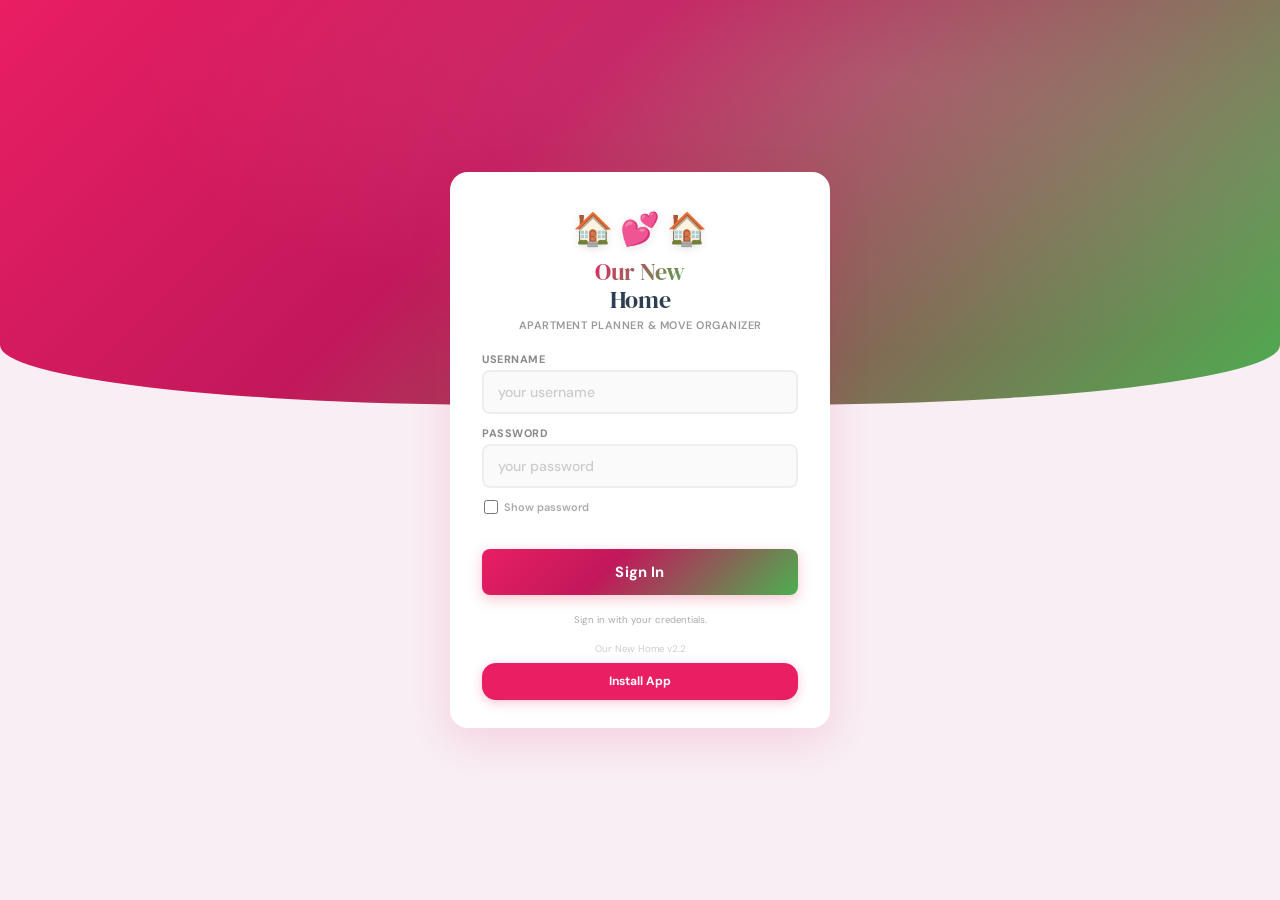
<file: home/index.html>
<!DOCTYPE html>
<html lang="en">
<head>
<meta charset="UTF-8">
<meta name="viewport" content="width=device-width,initial-scale=1.0">
<title>🏠 Our New Home</title>
<meta name="theme-color" content="#e91e63">
<meta name="apple-mobile-web-app-capable" content="yes">
<meta name="apple-mobile-web-app-status-bar-style" content="default">
<meta name="apple-mobile-web-app-title" content="Our New Home">
<link rel="manifest" href="manifest.webmanifest">
<link rel="icon" href="icons/icon.svg" type="image/svg+xml">
<link rel="apple-touch-icon" href="icons/apple-touch-icon.png">
<link rel="preconnect" href="https://fonts.googleapis.com">
<link rel="preconnect" href="https://fonts.gstatic.com" crossorigin>
<link href="https://fonts.googleapis.com/css2?family=DM+Sans:opsz,wght@9..40,300;9..40,500;9..40,700&family=DM+Serif+Display&display=swap" rel="stylesheet">
<link rel="stylesheet" href="css/styles.css">
</head>
<body class="auth-shell-open">

<!-- ═══ LOGIN SCREEN ═══ -->
<div class="login-bg" id="loginBg">
<div class="login-card">
  <div class="login-brand">
    <div class="login-emoji">🏠 💕 🏠</div>
    <div class="login-title"><span>Our New</span><br>Home</div>
    <div class="login-sub">Apartment Planner & Move Organizer</div>
  </div>
  <div class="login-form">
    <div class="login-field">
      <label for="auth-email">Username</label>
      <input type="text" id="auth-email" placeholder="your username" autocomplete="username" onkeydown="if(event.key==='Enter')document.getElementById('auth-password').focus()">
    </div>
    <div class="login-field">
      <label for="auth-password">Password</label>
      <input type="password" id="auth-password" placeholder="your password" autocomplete="current-password" onkeydown="if(event.key==='Enter')doLogin()">
    </div>
    <div class="login-options">
      <div class="login-show-pwd">
        <input type="checkbox" id="loginShowPwd" onchange="document.getElementById('auth-password').type=this.checked?'text':'password'">
        <label for="loginShowPwd">Show password</label>
      </div>
    </div>
    <div class="login-err" id="auth-feedback"></div>
    <button class="login-btn" id="auth-sign-in-btn" onclick="doLogin()">Sign In</button>
    <div id="auth-status-note" style="font-size:.6rem;color:#aaa;text-align:center;margin-top:6px">Checking session...</div>
  </div>
  <div class="login-footer">
    Our New Home v2.2
    <button class="btn pri full" id="auth-install-btn" hidden style="margin-top:8px">Install App</button>
  </div>
</div>
</div>

<!-- ═══ NEW PASSWORD FORM ═══ -->
<div class="login-bg hidden" id="newPwdBg">
<div class="login-card">
  <div class="login-brand">
    <div class="login-emoji">🔐</div>
    <div class="login-title"><span>Set New</span><br>Password</div>
    <div class="login-sub">First login — choose a permanent password</div>
  </div>
  <div class="login-form">
    <div class="login-field">
      <label for="auth-new-password">New password</label>
      <input type="password" id="auth-new-password" placeholder="min 8 characters" autocomplete="new-password">
    </div>
    <div class="login-field">
      <label for="auth-new-password-confirm">Repeat password</label>
      <input type="password" id="auth-new-password-confirm" placeholder="repeat password" autocomplete="new-password" onkeydown="if(event.key==='Enter')doNewPassword()">
    </div>
    <div class="login-err" id="newpwd-feedback"></div>
    <button class="login-btn" onclick="doNewPassword()">Set Password</button>
  </div>
</div>
</div>

<!-- ═══ LOADING OVERLAY ═══ -->
<div id="loadingOverlay" class="hidden">
  <div class="lo-orb lo-orb1"></div>
  <div class="lo-orb lo-orb2"></div>
  <div class="lo-orb lo-orb3"></div>
  <div class="lo-stars" id="loStars"></div>
  <div class="lo-particles" id="loParticles"></div>
  <div class="lo-content">
    <div class="lo-rocket">🏠</div>
    <div class="lo-title">Our New Home</div>
    <div class="lo-sub">Loading your planner...</div>
    <div class="lo-bar-wrap"><div class="lo-bar"></div></div>
    <div class="lo-dots"><div class="lo-dot"></div><div class="lo-dot"></div><div class="lo-dot"></div></div>
    <div class="lo-msg" id="loMsg">Connecting to cloud...</div>
  </div>
</div>

<div id="app-shell" class="app-shell" hidden aria-hidden="true">

<div class="hdr">
  <div class="hdr-icon">🏠 💕 🏠</div>
  <h1>Our New Home</h1>
  <div class="hdr-sub" id="hdr-sub">Mari 💕 Alex · Apartment Planner</div>
  <div class="hdr-actions">
    <button class="hdr-btn" onclick="openSettings()">⚙️ Settings</button>
    <button class="hdr-btn" onclick="exportAll()">💾 Backup</button>
    <button class="hdr-btn" onclick="document.getElementById('imp-file').click()">📂 Import</button>
    <input type="file" id="imp-file" accept=".json" style="display:none" onchange="importAll(this.files[0])">
    <button class="hdr-btn" id="install-app-btn" hidden>⬇️ Install</button>
    <span class="auth-user-pill" id="auth-user-pill" hidden></span>
    <button class="hdr-btn" id="admin-logs-btn" hidden>🧾 Activity Logs</button>
    <button class="hdr-btn" id="logout-btn" hidden>↩ Logout</button>
  </div>
</div>

<div class="status-bar" id="status-bar">Loading...</div>

<div class="tabs">
  <div class="tb active" data-tab="dash" onclick="switchTab('dash')"><span class="ti">🏠</span>Dashboard</div>
  <div class="tb" data-tab="plan"        onclick="switchTab('plan')"><span class="ti">📐</span>Floor Plan</div>
  <div class="tb" data-tab="move"        onclick="switchTab('move')"><span class="ti">🚚</span>Moving</div>
  <div class="tb" data-tab="take"        onclick="switchTab('take')"><span class="ti">📦</span>Packing</div>
  <div class="tb" data-tab="sell"        onclick="switchTab('sell')"><span class="ti">💸</span>Sell</div>
  <div class="tb" data-tab="buy"         onclick="switchTab('buy')"><span class="ti">🛒</span>Buy &amp; Wishlist</div>
  <div class="tb" data-tab="cmp"         onclick="switchTab('cmp')"><span class="ti">⚖️</span>Compare</div>
  <div class="tb" data-tab="movein"     onclick="switchTab('movein')"><span class="ti">🏡</span>Move-In</div>
</div>

<!-- ═══════════════ DASHBOARD ═══════════════ -->
<div class="tp active" id="p-dash"></div>

<!-- ═══════════════ FLOOR PLAN ═══════════════ -->
<div class="tp" id="p-plan">
  <div id="plan-layout">
    <div id="plan-canvas-wrap">
      <div class="floor-tabs" id="floor-tabs"></div>
      <div class="plan-toolbar">
        <button class="ptool active" id="tool-select" onclick="setPlanTool('select')">🖱️ Select</button>
        <button class="ptool"        id="tool-room"   onclick="setPlanTool('room')">▭ Room</button>
        <button class="ptool"        id="tool-furn"   onclick="setPlanTool('furn')">🛋️ Furniture</button>
        <button class="ptool"        id="tool-erase"  onclick="setPlanTool('erase')">🗑️ Erase</button>
        <button class="ptool"        id="tool-paint"  onclick="setPlanTool('paint')">🎨 Colour</button>
        <button class="ptool"        id="tool-measure" onclick="setPlanTool('measure')">📏 Measure</button>
        <div class="plan-sep"></div>
        <input type="color" id="plan-paint-color" value="#e8f5e9" title="Room colour" style="width:26px;height:22px;padding:0;border:1px solid var(--border);border-radius:6px;cursor:pointer">
        <div class="plan-sep"></div>
        <label style="font-size:.62rem;color:var(--bd3);white-space:nowrap">Scale:
          <select id="plan-scale" onchange="setPlanScale()" style="font-size:.62rem;padding:3px 4px;border:1px solid var(--border);border-radius:6px;margin-left:2px">
            <option value="20">20px=1m</option>
            <option value="30">30px=1m</option>
            <option value="45" selected>45px=1m</option>
            <option value="60">60px=1m</option>
          </select>
        </label>
        <label style="font-size:.62rem;color:var(--bd3)"><input type="checkbox" id="plan-grid" checked onchange="renderPlan()"> Grid</label>
        <div class="plan-sep"></div>
        <button class="ptool" onclick="undoPlan()" title="Undo Ctrl+Z">↺</button>
        <button class="ptool" onclick="redoPlan()" title="Redo Ctrl+Y">↻</button>
        <button class="ptool" id="plan-rotate-btn" onclick="rotateSelectedFurniture()" title="Select a furniture item to rotate" disabled>⟳ Rotate</button>
        <button class="ptool" onclick="clearFloor()" style="color:var(--pk)">🗑️ Floor</button>
        <button class="ptool" onclick="downloadPlan()">💾 PNG</button>
        <button class="ptool" onclick="openBlueprintModal()">🧾 Blueprint</button>
      </div>
      <div class="furn-bar" id="furn-bar" style="display:none;flex-wrap:wrap;gap:3px;padding:7px 10px;background:var(--bg);border-bottom:1px solid var(--border)">
        <span class="furn-cat">🛏️ Bedroom</span>
        <button class="furn-btn active" data-furn="bed-double"   onclick="selectFurnType('bed-double')">🛏️ Double Bed</button>
        <button class="furn-btn"        data-furn="bed-single"   onclick="selectFurnType('bed-single')">🛏️ Single Bed</button>
        <button class="furn-btn"        data-furn="wardrobe"     onclick="selectFurnType('wardrobe')">🚪 Wardrobe</button>
        <button class="furn-btn"        data-furn="dresser"      onclick="selectFurnType('dresser')">🪞 Dresser</button>
        <button class="furn-btn"        data-furn="nightstand"   onclick="selectFurnType('nightstand')">🕯️ Nightstand</button>
        <span class="furn-cat">🛋️ Living</span>
        <button class="furn-btn"        data-furn="sofa"         onclick="selectFurnType('sofa')">🛋️ Sofa</button>
        <button class="furn-btn"        data-furn="sofa-l"       onclick="selectFurnType('sofa-l')">🛋️ L-Sofa</button>
        <button class="furn-btn"        data-furn="armchair"     onclick="selectFurnType('armchair')">🛋️ Armchair</button>
        <button class="furn-btn"        data-furn="coffee-table" onclick="selectFurnType('coffee-table')">☕ Coffee table</button>
        <button class="furn-btn"        data-furn="dining-table" onclick="selectFurnType('dining-table')">🪑 Dining table</button>
        <button class="furn-btn"        data-furn="tv"           onclick="selectFurnType('tv')">📺 TV</button>
        <button class="furn-btn"        data-furn="bookshelf"    onclick="selectFurnType('bookshelf')">📚 Bookshelf</button>
        <button class="furn-btn"        data-furn="piano"        onclick="selectFurnType('piano')">🎹 Piano</button>
        <span class="furn-cat">🍳 Kitchen</span>
        <button class="furn-btn"        data-furn="fridge"       onclick="selectFurnType('fridge')">🧊 Fridge</button>
        <button class="furn-btn"        data-furn="washer"       onclick="selectFurnType('washer')">🫧 Washer</button>
        <button class="furn-btn"        data-furn="dryer"        onclick="selectFurnType('dryer')">💨 Dryer</button>
        <button class="furn-btn"        data-furn="dishwasher"   onclick="selectFurnType('dishwasher')">🍽️ Dishwasher</button>
        <button class="furn-btn"        data-furn="oven"         onclick="selectFurnType('oven')">🔥 Oven</button>
        <span class="furn-cat">🚿 Bath</span>
        <button class="furn-btn"        data-furn="bath"         onclick="selectFurnType('bath')">🛁 Bathtub</button>
        <button class="furn-btn"        data-furn="shower"       onclick="selectFurnType('shower')">🚿 Shower</button>
        <button class="furn-btn"        data-furn="toilet"       onclick="selectFurnType('toilet')">🚽 Toilet</button>
        <button class="furn-btn"        data-furn="sink-bath"    onclick="selectFurnType('sink-bath')">🪥 Sink</button>
        <span class="furn-cat">🖥️ Office</span>
        <button class="furn-btn"        data-furn="desk"         onclick="selectFurnType('desk')">🖥️ Desk</button>
        <span class="furn-cat">🏗️ Structure</span>
        <button class="furn-btn"        data-furn="door"         onclick="selectFurnType('door')">🚪 Door swing</button>
        <button class="furn-btn"        data-furn="window"       onclick="selectFurnType('window')">🪟 Window</button>
        <button class="furn-btn"        data-furn="plant"        onclick="selectFurnType('plant')">🌿 Plant</button>
      </div>
      <canvas id="canvas-plan" width="800" height="465"></canvas>
      <div class="plan-status" id="plan-status">💡 Select a tool · Draw room: drag · Furniture: click · Dbl-click: rename · Del: delete · Rotate selected furniture with ⟳ or R</div>
    </div>
    <div id="plan-sidebar">
      <div class="room-sidebar-wrap">
        <div class="room-sidebar-hdr">🏷️ Rooms <button class="btn sml" style="float:right;margin-top:-2px" onclick="addFloor()">+ Floor</button></div>
        <div id="room-sidebar"></div>
      </div>
      <div class="room-sidebar-wrap" id="plan-tools-panel">
        <div class="room-sidebar-hdr">📐 Plan Tools</div>
        <div id="plan-tools-content" style="font-size:.68rem;color:var(--bd3)">Upload a blueprint, tune measurements, and inspect room capacity here.</div>
      </div>
      <div class="room-sidebar-wrap" style="margin-top:8px">
        <div class="room-sidebar-hdr">📊 Space Analyzer</div>
        <div id="space-analyzer" style="font-size:.68rem;color:var(--bd3)">Draw rooms and place furniture to see free space per room.</div>
      </div>
      <div class="room-sidebar-wrap" style="margin-top:8px">
        <div class="room-sidebar-hdr">🧠 Space Optimizer</div>
        <div id="space-optimizer" style="font-size:.68rem;color:var(--bd3)">Check must-have items per room to find the best layout for maximum free space.</div>
      </div>
      <div style="background:var(--white);border-radius:var(--r2);padding:10px;box-shadow:var(--sh);border:1px solid var(--border);margin-top:8px">
        <div style="font-size:.7rem;font-weight:700;color:var(--pk);margin-bottom:6px">🏠 Items in rooms</div>
        <div id="plan-room-items" style="font-size:.68rem;color:var(--bd3)">Items linked to rooms will appear here with red badges on the floor plan.</div>
      </div>
    </div>
  </div>
</div>

<!-- ═══════════════ MOVING ═══════════════ -->
<div class="tp" id="p-move">
  <div style="display:flex;justify-content:space-between;align-items:center;margin-bottom:8px;flex-wrap:wrap;gap:6px">
    <div style="font-weight:700;font-size:.95rem;color:var(--pk)">🚚 Moving Companies</div>
    <button class="btn pri" onclick="openModal('move-add-modal')">+ Add Company</button>
  </div>
  <div id="move-stats" style="margin-bottom:10px"></div>
  <div style="display:flex;flex-wrap:wrap;gap:6px;align-items:center;margin-bottom:4px">
    <div class="search-bar" style="flex:1;min-width:180px">
      <span class="si">🔍</span>
      <input id="move-search" placeholder="Search companies..." oninput="rMoveList()">
    </div>
  </div>
  <div id="move-filter-status"></div>
  <div id="move-list" style="margin-top:6px"></div>
  <!-- Utility Setup -->
  <div style="background:var(--white);border-radius:var(--r2);padding:14px;box-shadow:var(--sh);border:1px solid var(--border);margin-top:12px">
    <div style="display:flex;justify-content:space-between;align-items:center;margin-bottom:10px">
      <div style="font-weight:700;font-size:.85rem;color:var(--pk)">🔌 Utility Setup</div>
      <button class="btn pri sml" onclick="openModal('util-add-modal')">+ Add</button>
    </div>
    <div id="util-list"></div>
  </div>
  <!-- Move-day Checklist -->
  <div style="background:var(--white);border-radius:var(--r2);padding:14px;box-shadow:var(--sh);border:1px solid var(--border);margin-top:12px">
    <div style="font-weight:700;font-size:.85rem;color:var(--pk);margin-bottom:10px">✅ Move-day Checklist</div>
    <div id="move-checklist"></div>
  </div>
  <!-- Move Timeline -->
  <div style="background:var(--white);border-radius:var(--r2);padding:14px;box-shadow:var(--sh);border:1px solid var(--border);margin-top:12px">
    <div style="display:flex;justify-content:space-between;align-items:center;margin-bottom:10px">
      <div style="font-weight:700;font-size:.85rem;color:var(--pk)">📅 Move Timeline</div>
      <button class="btn pri sml" onclick="openModal('timeline-add-modal')">+ Add Task</button>
    </div>
    <div id="timeline-filter-assignee"></div>
    <div id="move-timeline"></div>
  </div>
  <!-- Key Handover -->
  <div style="background:var(--white);border-radius:var(--r2);padding:14px;box-shadow:var(--sh);border:1px solid var(--border);margin-top:12px">
    <div style="display:flex;justify-content:space-between;align-items:center;margin-bottom:10px">
      <div style="font-weight:700;font-size:.85rem;color:var(--pk)">🔑 Key Handover</div>
      <button class="btn pri sml" onclick="openModal('key-add-modal')">+ Add Key</button>
    </div>
    <div id="key-list"></div>
  </div>
</div>

<!-- ═══════════════ PACKING ═══════════════ -->
<div class="tp" id="p-take">
  <div style="display:flex;justify-content:space-between;align-items:center;margin-bottom:8px;flex-wrap:wrap;gap:6px">
    <div style="font-weight:700;font-size:.95rem;color:var(--pk)">📦 Packing List</div>
    <div style="display:flex;gap:5px">
      <button class="btn pri" onclick="openModal('take-add-modal')">+ Item</button>
      <button class="btn" onclick="openModal('box-add-modal')">📦 Box</button>
    </div>
  </div>
  <div id="take-stats" style="margin-bottom:10px"></div>
  <div class="search-bar" style="margin-bottom:4px">
    <span class="si">🔍</span>
    <input id="take-search" placeholder="Search items..." oninput="rTakeList()">
  </div>
  <div class="filter-section">
    <div class="filter-label">Room</div><div id="take-filter-room"></div>
    <div class="filter-label" style="margin-top:5px">Owner</div><div id="take-filter-owner"></div>
    <div class="filter-label" style="margin-top:5px">Status</div><div id="take-filter-status"></div>
    <div class="filter-label" style="margin-top:5px">Sort</div><div id="take-sort-pills"></div>
  </div>
  <div id="take-list" style="margin-top:8px"></div>
  <div style="background:var(--white);border-radius:var(--r2);padding:12px;box-shadow:var(--sh);border:1px solid var(--border);margin-top:10px">
    <div style="font-weight:700;font-size:.82rem;color:var(--pk);margin-bottom:8px">📦 Boxes</div>
    <div id="box-list"></div>
  </div>
  <!-- Room Walkthrough -->
  <div style="background:var(--white);border-radius:var(--r2);padding:12px;box-shadow:var(--sh);border:1px solid var(--border);margin-top:10px">
    <div style="font-weight:700;font-size:.82rem;color:var(--pk);margin-bottom:4px">🚶 Room Walkthrough</div>
    <div style="font-size:.62rem;color:var(--bd3);margin-bottom:8px">Walk through each room in the old apartment — make sure nothing is left behind.</div>
    <div id="walkthrough-list"></div>
  </div>
</div>

<!-- ═══════════════ SELL ═══════════════ -->
<div class="tp" id="p-sell">
  <div style="display:flex;justify-content:space-between;align-items:center;margin-bottom:8px;flex-wrap:wrap;gap:6px">
    <div style="font-weight:700;font-size:.95rem;color:var(--pk)">💸 Items for Sale</div>
    <button class="btn pri" onclick="openSellAddModal()">+ List Item</button>
  </div>
  <div id="sell-stats" style="margin-bottom:10px"></div>
  <div class="search-bar" style="margin-bottom:4px">
    <span class="si">🔍</span>
    <input id="sell-search" placeholder="Search listings..." oninput="rSellList()">
  </div>
  <div class="filter-section">
    <div class="filter-label">Platform</div><div id="sell-filter-plat"></div>
    <div class="filter-label" style="margin-top:5px">Status</div><div id="sell-filter-status"></div>
    <div class="filter-label" style="margin-top:5px">Sort</div><div id="sell-sort-pills"></div>
  </div>
  <div id="sell-list" style="margin-top:8px"></div>
</div>

<!-- ═══════════════ BUY & WISHLIST ═══════════════ -->
<div class="tp" id="p-buy">
  <div style="display:flex;justify-content:space-between;align-items:center;margin-bottom:8px;flex-wrap:wrap;gap:6px">
    <div style="font-weight:700;font-size:.95rem;color:var(--pk)">🛒 Buy &amp; Wishlist</div>
    <div style="display:flex;gap:5px">
      <button class="btn pri" onclick="openModal('buy-add-modal')">+ Add Item</button>
      <button class="btn" id="compare-fab" style="display:none" onclick="openCompareModal()">⚖️ Compare</button>
    </div>
  </div>
  <div id="buy-budget" style="margin-bottom:10px"></div>
  <!-- Subtabs -->
  <div class="buy-subtabs">
    <button class="buy-subtab active" data-subtab="items" onclick="switchBuySubtab('items')">🛒 Items</button>
    <button class="buy-subtab" data-subtab="fit" onclick="switchBuySubtab('fit')">📐 Fit Test</button>
    <button class="buy-subtab" data-subtab="budget" onclick="switchBuySubtab('budget')">💰 Budget Planner</button>
    <button class="buy-subtab" data-subtab="decision" onclick="switchBuySubtab('decision')">🧭 Decision Lab</button>
    <button class="buy-subtab" data-subtab="roommap" onclick="switchBuySubtab('roommap')">🏠 Room Map</button>
    <button class="buy-subtab" data-subtab="3d" onclick="switchBuySubtab('3d')">🧊 Room Preview</button>
    <button class="buy-subtab" data-subtab="shopping" onclick="switchBuySubtab('shopping')">🏪 Shopping Hub</button>
    <button class="buy-subtab" data-subtab="delivery" onclick="switchBuySubtab('delivery')">🚚 Delivery</button>
    <button class="buy-subtab" data-subtab="wishlist" onclick="switchBuySubtab('wishlist')">✨ Setup Wishlist</button>
  </div>
  <!-- Items subtab -->
  <div class="buy-subtab-panel active" id="buy-sub-items">
    <div class="search-bar" style="margin-bottom:4px">
      <span class="si">🔍</span>
      <input id="buy-search" placeholder="Search items, brands... (Ctrl+K)" oninput="rBuyList()">
    </div>
    <div class="filter-section">
      <div class="filter-label">Room</div><div id="buy-filter-room"></div>
      <div class="filter-label" style="margin-top:5px">Category</div><div id="buy-filter-cat"></div>
      <div class="filter-label" style="margin-top:5px">Priority</div><div id="buy-filter-prio"></div>
      <div class="filter-label" style="margin-top:5px">Status</div><div id="buy-filter-status"></div>
      <div class="filter-label" style="margin-top:5px">Source</div><div id="buy-filter-source"></div>
      <div class="filter-label" style="margin-top:5px">Store</div><div id="buy-filter-store"></div>
      <div style="display:flex;flex-wrap:wrap;gap:10px;margin-top:5px;align-items:center">
        <div><div class="filter-label">Sort</div><div id="buy-sort-pills"></div></div>
        <div><div class="filter-label">View</div><div id="buy-view-pills"></div></div>
      </div>
    </div>
    <div id="buy-list" style="margin-top:8px"></div>
  </div>
  <!-- Fit Test subtab -->
  <div class="buy-subtab-panel" id="buy-sub-fit">
    <div id="fit-test-content"></div>
  </div>
  <!-- Budget Planner subtab -->
  <div class="buy-subtab-panel" id="buy-sub-budget">
    <div id="budget-planner-content"></div>
  </div>
  <!-- Decision Lab subtab -->
  <div class="buy-subtab-panel" id="buy-sub-decision">
    <div id="decision-lab-content"></div>
  </div>
  <!-- Room Map subtab -->
  <div class="buy-subtab-panel" id="buy-sub-roommap">
    <div id="room-map-content"></div>
  </div>
  <!-- 3D Preview subtab -->
  <div class="buy-subtab-panel" id="buy-sub-3d">
    <div id="room-3d-content"></div>
  </div>
  <!-- Shopping Hub subtab -->
  <div class="buy-subtab-panel" id="buy-sub-shopping">
    <div id="shopping-hub-content"></div>
  </div>
  <!-- Delivery Tracker subtab -->
  <div class="buy-subtab-panel" id="buy-sub-delivery">
    <div id="delivery-tracker-content"></div>
  </div>
  <!-- Setup Wishlist subtab -->
  <div class="buy-subtab-panel" id="buy-sub-wishlist">
    <div id="wishlist-planner-content"></div>
  </div>
</div>

<!-- ═══════════════ COMPARE (standalone) ═══════════════ -->
<div class="tp" id="p-cmp">
  <div style="display:flex;justify-content:space-between;align-items:center;margin-bottom:8px;flex-wrap:wrap;gap:6px">
    <div style="font-weight:700;font-size:.95rem;color:var(--pk)">⚖️ Product Comparison</div>
    <button class="btn pri" onclick="openModal('cmp-add-modal')">+ Add Product</button>
  </div>
  <!-- Compare subtabs -->
  <div class="cmp-subtabs">
    <button class="cmp-subtab active" data-subtab="table" onclick="switchCmpSubtab('table')">📋 Table View</button>
    <button class="cmp-subtab" data-subtab="visual" onclick="switchCmpSubtab('visual')">🖼️ Visual Compare</button>
  </div>
  <!-- Table subtab (existing) -->
  <div class="cmp-subtab-panel active" id="cmp-sub-table">
    <div class="filter-section">
      <div class="filter-label">Category</div><div id="cmp-filter-cat"></div>
      <div class="filter-label" style="margin-top:5px">Room</div><div id="cmp-filter-room"></div>
    </div>
    <div id="cmp-scenario-panel" style="margin-top:10px"></div>
    <div id="compare-out" style="margin-top:8px"></div>
  </div>
  <!-- Visual Compare subtab -->
  <div class="cmp-subtab-panel" id="cmp-sub-visual">
    <div id="visual-compare-content"></div>
  </div>
</div>

<!-- ═══════════════ MOVE-IN ═══════════════ -->
<div class="tp" id="p-movein">
  <div style="display:flex;justify-content:space-between;align-items:center;margin-bottom:8px;flex-wrap:wrap;gap:6px">
    <div style="font-weight:700;font-size:.95rem;color:var(--pk)">🏡 Move-In Hub</div>
  </div>
  <div class="movein-subtabs">
    <button class="movein-subtab active" data-subtab="checklist" onclick="switchMoveinSubtab('checklist')">✅ Checklist</button>
    <button class="movein-subtab" data-subtab="addresses" onclick="switchMoveinSubtab('addresses')">📮 Addresses</button>
    <button class="movein-subtab" data-subtab="utilities" onclick="switchMoveinSubtab('utilities')">⚡ Utilities</button>
    <button class="movein-subtab" data-subtab="catalog" onclick="switchMoveinSubtab('catalog')">📦 Furniture Catalog</button>
    <button class="movein-subtab" data-subtab="costs" onclick="switchMoveinSubtab('costs')">💡 Running Costs</button>
    <button class="movein-subtab" data-subtab="audit" onclick="switchMoveinSubtab('audit')">🔍 Room Audit</button>
  </div>
  <div class="movein-subtab-panel active" id="movein-sub-checklist"><div id="movein-checklist-content"></div></div>
  <div class="movein-subtab-panel" id="movein-sub-addresses"><div id="movein-addresses-content"></div></div>
  <div class="movein-subtab-panel" id="movein-sub-utilities"><div id="movein-utilities-content"></div></div>
  <div class="movein-subtab-panel" id="movein-sub-catalog"><div id="movein-catalog-content"></div></div>
  <div class="movein-subtab-panel" id="movein-sub-costs"><div id="movein-costs-content"></div></div>
  <div class="movein-subtab-panel" id="movein-sub-audit"><div id="movein-audit-content"></div></div>
</div>

<!-- ═══════════════════ SCROLL / TOAST ═══════════════════ -->
<button id="scroll-top-btn" onclick="scrollTop()" title="Back to top">▲</button>
<div id="toast-container"></div>

<!-- ═══════════════════════════════════════════════════════
     MODALS
═══════════════════════════════════════════════════════ -->

<!-- Settings -->
<div class="modal" id="settings-modal">
  <div class="modal-box">
    <div class="modal-hdr"><h3>⚙️ Settings</h3><span class="modal-close" onclick="closeModal('settings-modal')">✕</span></div>
    <div class="form-grid">
      <div class="fg"><label>Move-in date</label><input type="date" id="set-movedate"></div>
      <div class="fg"><label>New address</label><input id="set-newaddr" placeholder="Musterstr. 1, Heidelberg"></div>
      <div class="fg"><label>Old address</label><input id="set-oldaddr"></div>
      <div class="fg"><label>Max budget (€)</label><input type="number" id="set-budget" placeholder="5000"></div>
      <div class="fg"><label>Person 1 name</label><input id="set-name-m" placeholder="Mari"></div>
      <div class="fg"><label>Person 2 name</label><input id="set-name-a" placeholder="Alex"></div>
      <div class="fg"><label>Currency symbol</label><input id="set-currency" placeholder="€" maxlength="3" style="width:60px"></div>
      <div class="fg"><label>Household workspace code</label><input id="set-workspace" placeholder="alex-mari-home"></div>
    </div>
    <div class="note-box" style="margin-bottom:10px">Use the same household workspace code on both accounts to share one planner, packing list, and floor plan. Leave it blank to keep a private per-user workspace.</div>
    <div class="modal-actions">
      <button class="btn" onclick="closeModal('settings-modal')">Cancel</button>
      <button class="btn pri" onclick="saveSettings()">💾 Save</button>
    </div>
  </div>
</div>

<!-- Move Add -->
<div class="modal" id="move-add-modal">
  <div class="modal-box">
    <div class="modal-hdr"><h3>🚚 Add Moving Company</h3><span class="modal-close" onclick="closeModal('move-add-modal')">✕</span></div>
    <div class="form-grid">
      <div class="fg"><label>Company name *</label><input id="c-name" placeholder="Umzug GmbH"></div>
      <div class="fg"><label>Phone</label><input id="c-phone" placeholder="+49 ..."></div>
      <div class="fg"><label>Email</label><input id="c-email" type="email"></div>
      <div class="fg"><label>Website</label><input id="c-web" placeholder="https://..."></div>
      <div class="fg"><label>Quote (€)</label><input id="c-price" type="number"></div>
      <div class="fg"><label>Move date</label><input id="c-movedate" type="date"></div>
      <div class="fg"><label>Status</label><select id="c-status">
        <option value="enquiry">📤 Enquired</option>
        <option value="quote">📋 Quote received</option>
        <option value="visit">👁️ Site visit</option>
        <option value="booked">✅ Booked</option>
        <option value="cancelled">❌ Cancelled</option>
      </select></div>
    </div>
    <div class="fg" style="margin-bottom:8px"><label>Notes</label><textarea id="c-notes" rows="2" style="resize:none"></textarea></div>
    <div class="modal-actions">
      <button class="btn" onclick="closeModal('move-add-modal')">Cancel</button>
      <button class="btn pri" onclick="addMoveCompany()">✓ Add</button>
    </div>
  </div>
</div>

<!-- Move Edit -->
<div class="modal" id="move-edit-modal">
  <div class="modal-box">
    <div class="modal-hdr"><h3>✏️ Edit Company</h3><span class="modal-close" onclick="closeModal('move-edit-modal')">✕</span></div>
    <input type="hidden" id="ce-id">
    <div class="form-grid">
      <div class="fg"><label>Name</label><input id="ce-name"></div>
      <div class="fg"><label>Phone</label><input id="ce-phone"></div>
      <div class="fg"><label>Email</label><input id="ce-email" type="email"></div>
      <div class="fg"><label>Website</label><input id="ce-web"></div>
      <div class="fg"><label>Quote (€)</label><input id="ce-price" type="number"></div>
      <div class="fg"><label>Move date</label><input id="ce-movedate" type="date"></div>
      <div class="fg"><label>Status</label><select id="ce-status">
        <option value="enquiry">📤 Enquired</option><option value="quote">📋 Quote</option>
        <option value="visit">👁️ Visit</option><option value="booked">✅ Booked</option>
        <option value="cancelled">❌ Cancelled</option>
      </select></div>
    </div>
    <div class="fg" style="margin-bottom:8px"><label>Notes</label><textarea id="ce-notes" rows="2" style="resize:none"></textarea></div>
    <div class="modal-actions">
      <button class="btn" onclick="closeModal('move-edit-modal')">Cancel</button>
      <button class="btn pri" onclick="saveMoveEdit()">💾 Save</button>
    </div>
  </div>
</div>

<!-- Take Add -->
<div class="modal" id="take-add-modal">
  <div class="modal-box">
    <div class="modal-hdr"><h3>📦 Add Packing Item</h3><span class="modal-close" onclick="closeModal('take-add-modal')">✕</span></div>
    <div class="form-grid">
      <div class="fg"><label>Name *</label><input id="t-name" placeholder="Sofa, laptop..."></div>
      <div class="fg"><label>Room</label><select id="t-room">
        <option>Kitchen</option><option>Living Room</option><option>Master Bedroom</option>
        <option>Children's Room</option><option>Study / Dining</option><option>Bathroom</option>
        <option>Hallway</option><option>Other</option>
      </select></div>
      <div class="fg"><label>Owner</label><select id="t-owner">
        <option value="Mari">🌸 Mari</option>
        <option value="Alex">💙 Alex</option>
        <option value="Both">💕 Both</option>
      </select></div>
      <div class="fg"><label>Priority</label><select id="t-prio">
        <option value="high">🔴 High</option>
        <option value="medium" selected>🟡 Medium</option>
        <option value="low">🟢 Low</option>
      </select></div>
      <div class="fg" style="display:flex;align-items:center;gap:6px;padding-top:18px">
        <input type="checkbox" id="t-fragile" style="width:16px;height:16px;accent-color:var(--pk)">
        <label for="t-fragile" style="font-size:.78rem;text-transform:none;color:var(--bd)">⚠️ Fragile</label>
      </div>
    </div>
    <div class="fg" style="margin-bottom:8px"><label>Notes</label><input id="t-note" placeholder="Dimensions, colour..."></div>
    <div class="modal-actions">
      <button class="btn" onclick="closeModal('take-add-modal')">Cancel</button>
      <button class="btn pri" onclick="addTakeItemFromForm()">✓ Add</button>
    </div>
  </div>
</div>

<!-- Take Edit -->
<div class="modal" id="take-edit-modal">
  <div class="modal-box">
    <div class="modal-hdr"><h3>✏️ Edit Item</h3><span class="modal-close" onclick="closeModal('take-edit-modal')">✕</span></div>
    <input type="hidden" id="te-id">
    <div class="form-grid">
      <div class="fg"><label>Name</label><input id="te-name"></div>
      <div class="fg"><label>Room</label><select id="te-room">
        <option>Kitchen</option><option>Living Room</option><option>Master Bedroom</option>
        <option>Children's Room</option><option>Study / Dining</option><option>Bathroom</option>
        <option>Hallway</option><option>Other</option>
      </select></div>
      <div class="fg"><label>Owner</label><select id="te-owner">
        <option value="Mari">🌸 Mari</option><option value="Alex">💙 Alex</option><option value="Both">💕 Both</option>
      </select></div>
      <div class="fg"><label>Priority</label><select id="te-prio">
        <option value="high">🔴 High</option><option value="medium">🟡 Medium</option><option value="low">🟢 Low</option>
      </select></div>
      <div class="fg" style="display:flex;align-items:center;gap:6px;padding-top:18px">
        <input type="checkbox" id="te-fragile" style="width:16px;height:16px;accent-color:var(--pk)">
        <label for="te-fragile" style="font-size:.78rem;text-transform:none">⚠️ Fragile</label>
      </div>
    </div>
    <div class="fg" style="margin-bottom:8px"><label>Notes</label><input id="te-note"></div>
    <div class="modal-actions">
      <button class="btn" onclick="closeModal('take-edit-modal')">Cancel</button>
      <button class="btn pri" onclick="saveTakeEdit()">💾 Save</button>
    </div>
  </div>
</div>

<!-- Box Add -->
<div class="modal" id="box-add-modal">
  <div class="modal-box" style="max-width:360px">
    <div class="modal-hdr"><h3>📦 Create Box</h3><span class="modal-close" onclick="closeModal('box-add-modal')">✕</span></div>
    <div class="form-grid">
      <div class="fg"><label>Box name *</label><input id="box-name" placeholder="Kitchen 1, Books..."></div>
      <div class="fg"><label>Destination room</label><select id="box-room">
        <option>Kitchen</option><option>Living Room</option><option>Master Bedroom</option>
        <option>Children's Room</option><option>Study / Dining</option><option>Bathroom</option><option>Other</option>
      </select></div>
    </div>
    <div class="modal-actions">
      <button class="btn" onclick="closeModal('box-add-modal')">Cancel</button>
      <button class="btn pri" onclick="addBoxFromForm()">✓ Create</button>
    </div>
  </div>
</div>

<!-- Sell Add -->
<div class="modal" id="sell-add-modal">
  <div class="modal-box">
    <div class="modal-hdr"><h3>💸 List Item for Sale</h3><span class="modal-close" onclick="cancelSellAddModal()">✕</span></div>
    <div class="form-grid">
      <div class="fg"><label>Name *</label><input id="s-name" placeholder="Old sofa, lamp..."></div>
      <div class="fg"><label>Condition</label><select id="s-cond">
        <option value="new">✨ Brand new</option><option value="like-new">💫 Like new</option>
        <option value="good" selected>👍 Good</option><option value="used">🔧 Used</option>
        <option value="broken">⚠️ Parts only</option>
      </select></div>
      <div class="fg"><label>Asking price (€)</label><input id="s-price" type="number" step="0.01"></div>
      <div class="fg"><label>Platform</label><select id="s-plat">
        <option value="ebay">🟠 eBay Kleinanzeigen</option><option value="fb">🔵 Facebook</option>
        <option value="local">🏘️ Local</option><option value="flohm">🎪 Flea market</option>
        <option value="give">🎁 Give away</option>
      </select></div>
      <div class="fg"><label>Room (current)</label><select id="s-room">
        <option>Kitchen</option><option>Living Room</option><option>Master Bedroom</option>
        <option>Children's Room</option><option>Study / Dining</option><option>Bathroom</option><option>Other</option>
      </select></div>
      <div class="fg"><label>Listing link</label><input id="s-listing-link" placeholder="https://..."></div>
    </div>
    <div class="fg" style="margin-bottom:8px"><label>Description</label><textarea id="s-note" rows="2" style="resize:none"></textarea></div>
    <!-- Photos -->
    <label class="btn ghost" style="display:inline-flex;align-items:center;gap:5px;cursor:pointer;margin-bottom:8px">
      📷 Add photos <input id="sell-photo-input" type="file" accept="image/*" multiple style="display:none" onchange="uploadSellPhotos(null,this.files,this)">
    </label>
    <div id="sell-add-photo-meta" style="font-size:.62rem;color:var(--bd3);margin:-2px 0 8px 0">No photos selected yet</div>
    <!-- Pros/Cons -->
    <div class="split-grid">
      <div>
        <div style="font-size:.62rem;font-weight:700;color:var(--gns);margin-bottom:3px">✅ Pros</div>
        <div class="chip-active" id="sell-add-pros"></div>
        <div class="chip-input-row" style="margin-top:4px">
          <input id="sell-pro-inp" placeholder="+ Pro" class="chip-inp-field" onkeydown="if(event.key==='Enter'){addSellPro(this.value);this.value=''}">
          <button class="btn sml suc" onclick="addSellPro(document.getElementById('sell-pro-inp').value);document.getElementById('sell-pro-inp').value=''">+</button>
        </div>
      </div>
      <div>
        <div style="font-size:.62rem;font-weight:700;color:var(--pks);margin-bottom:3px">❌ Cons</div>
        <div class="chip-active" id="sell-add-cons"></div>
        <div class="chip-input-row" style="margin-top:4px">
          <input id="sell-con-inp" placeholder="+ Con" class="chip-inp-field" onkeydown="if(event.key==='Enter'){addSellCon(this.value);this.value=''}">
          <button class="btn sml dan" onclick="addSellCon(document.getElementById('sell-con-inp').value);document.getElementById('sell-con-inp').value=''">+</button>
        </div>
      </div>
    </div>
    <div class="modal-actions">
      <button class="btn" onclick="cancelSellAddModal()">Cancel</button>
      <button class="btn pri" onclick="addSellItemFromForm()">✓ List</button>
    </div>
  </div>
</div>

<!-- Sell Edit -->
<div class="modal" id="sell-edit-modal">
  <div class="modal-box">
    <div class="modal-hdr"><h3>✏️ Edit Listing</h3><span class="modal-close" onclick="closeModal('sell-edit-modal')">✕</span></div>
    <input type="hidden" id="se-id">
    <div class="form-grid">
      <div class="fg"><label>Name</label><input id="se-name"></div>
      <div class="fg"><label>Condition</label><select id="se-cond">
        <option value="new">✨ New</option><option value="like-new">💫 Like new</option>
        <option value="good">👍 Good</option><option value="used">🔧 Used</option><option value="broken">⚠️ Parts</option>
      </select></div>
      <div class="fg"><label>Price (€)</label><input id="se-price" type="number" step="0.01"></div>
      <div class="fg"><label>Platform</label><select id="se-plat">
        <option value="ebay">eBay</option><option value="fb">Facebook</option>
        <option value="local">Local</option><option value="flohm">Flea market</option><option value="give">Give away</option>
      </select></div>
      <div class="fg"><label>Room</label><select id="se-room">
        <option>Kitchen</option><option>Living Room</option><option>Master Bedroom</option>
        <option>Children's Room</option><option>Study / Dining</option><option>Bathroom</option><option>Other</option>
      </select></div>
      <div class="fg"><label>Listing link</label><input id="se-listing-link"></div>
    </div>
    <div class="fg" style="margin-bottom:8px"><label>Notes</label><textarea id="se-note" rows="2" style="resize:none"></textarea></div>
    <div class="modal-actions">
      <button class="btn" onclick="closeModal('sell-edit-modal')">Cancel</button>
      <button class="btn pri" onclick="saveSellEdit()">💾 Save</button>
    </div>
  </div>
</div>

<!-- Sell Confirm Sold -->
<div class="modal" id="sell-confirm-modal">
  <div class="modal-box" style="max-width:380px">
    <div class="modal-hdr"><h3 style="color:var(--gn)">✅ Mark as Sold</h3><span class="modal-close" onclick="closeModal('sell-confirm-modal')">✕</span></div>
    <div class="form-grid">
      <div class="fg"><label>Final price (€) *</label><input id="sell-modal-price" type="number" step="0.01"></div>
      <div class="fg"><label>Date sold</label><input id="sell-modal-date" type="date"></div>
    </div>
    <div class="fg" style="margin-bottom:6px"><label>Buyer (optional)</label><input id="sell-modal-buyer" placeholder="Name..."></div>
    <div class="fg" style="margin-bottom:10px"><label>Note</label><input id="sell-modal-note" placeholder="How did it go?"></div>
    <div class="modal-actions">
      <button class="btn" onclick="closeModal('sell-confirm-modal')">Cancel</button>
      <button class="btn suc" onclick="confirmSold()">💰 Confirm Sold</button>
    </div>
  </div>
</div>

<!-- Buy Add -->
<div class="modal" id="buy-add-modal">
  <div class="modal-box" style="max-width:600px">
    <div class="modal-hdr"><h3>🛒 Add Item to Wishlist</h3><span class="modal-close" onclick="closeModal('buy-add-modal')">✕</span></div>
    <div class="form-grid wide">
      <div class="fg"><label>Name *</label><input id="b-name" placeholder="Samsung fridge..."></div>
      <div class="fg"><label>Brand</label><input id="b-brand" placeholder="Samsung, IKEA..."></div>
      <div class="fg"><label>Model</label><input id="b-model" placeholder="Model number..."></div>
      <div class="fg"><label>Source</label><select id="b-source">
        <option value="new">🆕 Buy new</option>
        <option value="existing">🏚️ Bring from old flat</option>
      </select></div>
      <div class="fg"><label>Category</label><select id="b-cat" onchange="onBuyCatChange(this)">
        <option value="Appliances">🏠 Appliances</option><option value="Furniture">🛋️ Furniture</option>
        <option value="Electronics">📺 Electronics</option><option value="Lighting">💡 Lighting</option>
        <option value="Kitchen">🍳 Kitchen Items</option><option value="Bathroom">🚿 Bathroom</option>
        <option value="Textiles">🛏️ Textiles</option><option value="Decor">🌿 Decor</option>
        <option value="Storage">📦 Storage</option>
      </select></div>
      <div class="fg"><label>Type</label><select id="b-type">
        <option>Fridge</option><option>Freezer</option><option>Washing Machine</option><option>Dryer</option>
        <option>Dishwasher</option><option>Oven</option><option>Hob</option><option>Other Appliance</option>
      </select></div>
      <div class="fg"><label>Room</label><select id="b-room">
        <option value="">-- select room --</option>
        <option value="r-kueche">🍳 Kitchen</option>
        <option value="r-wohnzim">🛋️ Living Room</option>
        <option value="r-schlaf">🛏️ Master Bedroom</option>
        <option value="r-kinder">🧒 Children's Room</option>
        <option value="r-esszim">📚 Study / Dining</option>
        <option value="r-bad">🛁 Bathroom</option>
        <option value="r-wc">🚽 WC</option>
        <option value="r-flur">🚪 Hallway</option>
        <option value="r-other">📦 Other</option>
      </select></div>
      <div class="fg"><label>Priority</label><select id="b-prio">
        <option value="must">🔴 Must-have</option>
        <option value="want" selected>🟡 Want</option>
        <option value="nice">🟢 Nice-to-have</option>
      </select></div>
      <div class="fg"><label>Decision</label><select id="b-decision">
        <option value="">Auto from source</option>
        <option value="buy">🛒 Buy for new apartment</option>
        <option value="take">📦 Take from old apartment</option>
        <option value="consider">🤔 Decide later</option>
        <option value="store">🧱 Store in Keller</option>
        <option value="sell">💸 Sell / replace</option>
        <option value="donate">🎁 Donate</option>
        <option value="skip">⏭️ Skip for now</option>
      </select></div>
      <div class="fg"><label>Status</label><select id="b-status">
        <option value="wishlist">💭 Wishlist</option><option value="researching">🔍 Researching</option>
        <option value="decided">✅ Decided</option><option value="ordered">📦 Ordered</option>
      </select></div>
      <div class="fg"><label>Estimated price (€)</label><input id="b-price" type="number" step="0.01" placeholder="0.00"></div>
      <div class="fg"><label>Original / RRP (€)</label><input id="b-orig-price" type="number" step="0.01"></div>
      <div class="fg"><label>Buy link</label><input id="b-buylink" placeholder="https://..."></div>
      <div class="fg"><label>Alternative link</label><input id="b-altlink" placeholder="https://..."></div>
      <div class="fg"><label>Store</label><input id="b-store" placeholder="IKEA, Amazon, MediaMarkt..."></div>
      <div class="fg"><label>Store URL</label><input id="b-store-url" placeholder="https://ikea.com/..."></div>
      <div class="fg"><label>Quantity</label><input id="b-qty" type="number" min="1" value="1" placeholder="1"></div>
      <div class="fg"><label>Availability</label><select id="b-avail">
        <option value="">-- unknown --</option>
        <option value="in-stock">In Stock</option>
        <option value="low-stock">Low Stock</option>
        <option value="pre-order">Pre-order</option>
        <option value="out-of-stock">Out of Stock</option>
        <option value="discontinued">Discontinued</option>
      </select></div>
      <div class="fg"><label>Delivery stage</label><select id="b-delivery-status">
        <option value="">Auto from workflow</option>
        <option value="pending">⏳ Pending</option>
        <option value="processing">⚙️ Processing</option>
        <option value="shipped">🚛 Shipped</option>
        <option value="pickup">🏪 Self-pickup</option>
        <option value="delivered">📬 Delivered</option>
      </select></div>
      <div class="fg"><label>Expected delivery</label><input id="b-delivery-date" type="date"></div>
      <div class="fg"><label>Option group</label><input id="b-option-group" placeholder="Living room sofa shortlist"></div>
      <div class="fg"><label>Room optimizer</label><select id="b-room-role">
        <option value="candidate">➕ Candidate for room</option>
        <option value="must">✅ Must be in room</option>
        <option value="ignore">🚫 Ignore in optimizer</option>
      </select></div>
      <div class="fg"><label>Placement wish</label><select id="b-placement-zone">
        <option value="">✨ Auto / no preference</option>
        <option value="top-left">↖️ Top-left corner</option>
        <option value="top-right">↗️ Top-right corner</option>
        <option value="bottom-left">↙️ Bottom-left corner</option>
        <option value="bottom-right">↘️ Bottom-right corner</option>
        <option value="top-wall">🧱 Top wall</option>
        <option value="bottom-wall">🧱 Bottom wall</option>
        <option value="left-wall">🧱 Left wall</option>
        <option value="right-wall">🧱 Right wall</option>
        <option value="center">🎯 Center</option>
      </select></div>
      <div class="fg"><label>Placement note</label><input id="b-placement-note" placeholder="Near window, next to outlet..."></div>
    </div>
    <!-- Dimensions -->
    <div style="font-size:.65rem;font-weight:700;text-transform:uppercase;letter-spacing:.5px;color:var(--bd3);margin-bottom:4px">📐 Dimensions</div>
    <div class="form-grid spec-grid-compact" style="margin-bottom:8px">
      <div class="fg"><label>Width (cm)</label><input id="b-width" type="number" placeholder="60"></div>
      <div class="fg"><label>Depth (cm)</label><input id="b-depth" type="number" placeholder="65"></div>
      <div class="fg"><label>Height (cm)</label><input id="b-height" type="number" placeholder="185"></div>
      <div class="fg"><label>Weight (kg)</label><input id="b-weight" type="number"></div>
      <div class="fg"><label>Color</label><input id="b-color" placeholder="White..."></div>
      <div class="fg"><label>Material</label><input id="b-material" placeholder="Steel..."></div>
    </div>
    <!-- Energy / warranty -->
    <div class="form-grid">
      <div class="fg"><label>Energy class</label><select id="b-energy">
        <option value="">–</option>
        <option>A+++</option><option>A++</option><option>A+</option><option>A</option>
        <option>B</option><option>C</option><option>D</option><option>E</option>
      </select></div>
      <div class="fg"><label>Warranty</label><input id="b-warranty" placeholder="2 years..."></div>
    </div>
    <!-- Dynamic spec fields per category -->
    <div class="form-grid" id="b-specs-grid" style="margin-bottom:8px"></div>
    <!-- Pros/Cons -->
    <div class="split-grid">
      <div>
        <div style="font-size:.62rem;font-weight:700;color:var(--gns);margin-bottom:3px">✅ Pros</div>
        <div class="chip-active" id="add-buy-pros"></div>
        <div class="chip-sugg" id="buy-pro-sugg" style="margin-top:4px"></div>
        <div class="chip-input-row" style="margin-top:4px">
          <input id="buy-pro-inp" placeholder="+ Pro" class="chip-inp-field" onkeydown="if(event.key==='Enter'){addBuyPro(this.value);this.value=''}">
          <button class="btn sml suc" onclick="addBuyPro(document.getElementById('buy-pro-inp').value);document.getElementById('buy-pro-inp').value=''">+</button>
        </div>
      </div>
      <div>
        <div style="font-size:.62rem;font-weight:700;color:var(--pks);margin-bottom:3px">❌ Cons</div>
        <div class="chip-active" id="add-buy-cons"></div>
        <div class="chip-sugg" id="buy-con-sugg" style="margin-top:4px"></div>
        <div class="chip-input-row" style="margin-top:4px">
          <input id="buy-con-inp" placeholder="+ Con" class="chip-inp-field" onkeydown="if(event.key==='Enter'){addBuyCon(this.value);this.value=''}">
          <button class="btn sml dan" onclick="addBuyCon(document.getElementById('buy-con-inp').value);document.getElementById('buy-con-inp').value=''">+</button>
        </div>
      </div>
    </div>
    <div class="fg" style="margin-bottom:10px"><label>Notes</label><textarea id="b-notes" rows="2" style="resize:none"></textarea></div>
    <div class="modal-actions">
      <button class="btn" onclick="closeModal('buy-add-modal')">Cancel</button>
      <button class="btn pri" onclick="addBuyItemFromForm()">✓ Add to Wishlist</button>
    </div>
  </div>
</div>

<!-- Buy Edit -->
<div class="modal" id="buy-edit-modal">
  <div class="modal-box" style="max-width:540px">
    <div class="modal-hdr"><h3>✏️ Edit Item</h3><span class="modal-close" onclick="closeModal('buy-edit-modal')">✕</span></div>
    <input type="hidden" id="be-id">
    <div class="form-grid wide">
      <div class="fg"><label>Name</label><input id="be-name"></div>
      <div class="fg"><label>Brand</label><input id="be-brand"></div>
      <div class="fg"><label>Model</label><input id="be-model"></div>
      <div class="fg"><label>Source</label><select id="be-source">
        <option value="new">🆕 Buy new</option>
        <option value="existing">🏚️ Bring from old flat</option>
      </select></div>
      <div class="fg"><label>Category</label><select id="be-cat" onchange="onEditBuyCatChange(this)">
        <option value="Appliances">🏠 Appliances</option><option value="Furniture">🛋️ Furniture</option>
        <option value="Electronics">📺 Electronics</option><option value="Lighting">💡 Lighting</option>
        <option value="Kitchen">🍳 Kitchen</option><option value="Bathroom">🚿 Bathroom</option>
        <option value="Textiles">🛏️ Textiles</option><option value="Decor">🌿 Decor</option>
        <option value="Storage">📦 Storage</option>
      </select></div>
      <div class="fg"><label>Type</label><select id="be-type"></select></div>
      <div class="fg"><label>Room</label><select id="be-room">
        <option value="">-- none --</option>
        <option value="r-kueche">🍳 Kitchen</option><option value="r-wohnzim">🛋️ Living Room</option>
        <option value="r-schlaf">🛏️ Master Bedroom</option><option value="r-kinder">🧒 Children's Room</option>
        <option value="r-esszim">📚 Study / Dining</option><option value="r-bad">🛁 Bathroom</option>
        <option value="r-wc">🚽 WC</option><option value="r-flur">🚪 Hallway</option><option value="r-other">📦 Other</option>
      </select></div>
      <div class="fg"><label>Priority</label><select id="be-prio">
        <option value="must">🔴 Must-have</option><option value="want">🟡 Want</option><option value="nice">🟢 Nice</option>
      </select></div>
      <div class="fg"><label>Decision</label><select id="be-decision">
        <option value="">Auto from source</option>
        <option value="buy">🛒 Buy for new apartment</option>
        <option value="take">📦 Take from old apartment</option>
        <option value="consider">🤔 Decide later</option>
        <option value="store">🧱 Store in Keller</option>
        <option value="sell">💸 Sell / replace</option>
        <option value="donate">🎁 Donate</option>
        <option value="skip">⏭️ Skip for now</option>
      </select></div>
      <div class="fg"><label>Status</label><select id="be-status">
        <option value="wishlist">💭 Wishlist</option><option value="researching">🔍 Researching</option>
        <option value="decided">✅ Decided</option><option value="ordered">📦 Ordered</option>
        <option value="delivered">🚚 Delivered</option><option value="placed">🏠 Placed</option>
      </select></div>
      <div class="fg"><label>Price (€)</label><input id="be-price" type="number" step="0.01"></div>
      <div class="fg"><label>Original / RRP (€)</label><input id="be-orig-price" type="number" step="0.01"></div>
      <div class="fg"><label>Buy link</label><input id="be-buylink"></div>
      <div class="fg"><label>Alt link</label><input id="be-altlink"></div>
      <div class="fg"><label>Store</label><input id="be-store" placeholder="IKEA, Amazon..."></div>
      <div class="fg"><label>Store URL</label><input id="be-store-url" placeholder="https://..."></div>
      <div class="fg"><label>Quantity</label><input id="be-qty" type="number" min="1" placeholder="1"></div>
      <div class="fg"><label>Availability</label><select id="be-avail">
        <option value="">-- unknown --</option>
        <option value="in-stock">In Stock</option>
        <option value="low-stock">Low Stock</option>
        <option value="pre-order">Pre-order</option>
        <option value="out-of-stock">Out of Stock</option>
        <option value="discontinued">Discontinued</option>
      </select></div>
      <div class="fg"><label>Delivery stage</label><select id="be-delivery-status">
        <option value="">Auto from workflow</option>
        <option value="pending">⏳ Pending</option>
        <option value="processing">⚙️ Processing</option>
        <option value="shipped">🚛 Shipped</option>
        <option value="pickup">🏪 Self-pickup</option>
        <option value="delivered">📬 Delivered</option>
      </select></div>
      <div class="fg"><label>Expected delivery</label><input id="be-delivery-date" type="date"></div>
      <div class="fg"><label>Option group</label><input id="be-option-group" placeholder="Living room sofa shortlist"></div>
      <div class="fg"><label>Room optimizer</label><select id="be-room-role">
        <option value="candidate">➕ Candidate for room</option>
        <option value="must">✅ Must be in room</option>
        <option value="ignore">🚫 Ignore in optimizer</option>
      </select></div>
      <div class="fg"><label>Placement wish</label><select id="be-placement-zone">
        <option value="">✨ Auto / no preference</option>
        <option value="top-left">↖️ Top-left corner</option>
        <option value="top-right">↗️ Top-right corner</option>
        <option value="bottom-left">↙️ Bottom-left corner</option>
        <option value="bottom-right">↘️ Bottom-right corner</option>
        <option value="top-wall">🧱 Top wall</option>
        <option value="bottom-wall">🧱 Bottom wall</option>
        <option value="left-wall">🧱 Left wall</option>
        <option value="right-wall">🧱 Right wall</option>
        <option value="center">🎯 Center</option>
      </select></div>
      <div class="fg"><label>Placement note</label><input id="be-placement-note" placeholder="Near window, next to outlet..."></div>
      <div class="fg"><label>Width (cm)</label><input id="be-width" type="number"></div>
      <div class="fg"><label>Depth (cm)</label><input id="be-depth" type="number"></div>
      <div class="fg"><label>Height (cm)</label><input id="be-height" type="number"></div>
      <div class="fg"><label>Weight (kg)</label><input id="be-weight" type="number"></div>
      <div class="fg"><label>Color</label><input id="be-color"></div>
      <div class="fg"><label>Material</label><input id="be-material"></div>
      <div class="fg"><label>Energy class</label><select id="be-energy">
        <option value="">–</option><option>A+++</option><option>A++</option><option>A+</option>
        <option>A</option><option>B</option><option>C</option><option>D</option><option>E</option>
      </select></div>
      <div class="fg"><label>Warranty</label><input id="be-warranty"></div>
    </div>
    <div class="form-grid" id="be-specs-grid" style="margin-bottom:8px"></div>
    <!-- Pros/Cons -->
    <div class="split-grid">
      <div>
        <div style="font-size:.62rem;font-weight:700;color:var(--gns);margin-bottom:3px">✅ Pros</div>
        <div class="chip-active" id="edit-buy-pros"></div>
        <div class="chip-input-row" style="margin-top:4px">
          <input id="ebe-pro-inp" placeholder="+ Pro" class="chip-inp-field" onkeydown="if(event.key==='Enter'){addEditPro(this.value);this.value=''}">
          <button class="btn sml suc" onclick="addEditPro(document.getElementById('ebe-pro-inp').value);document.getElementById('ebe-pro-inp').value=''">+</button>
        </div>
      </div>
      <div>
        <div style="font-size:.62rem;font-weight:700;color:var(--pks);margin-bottom:3px">❌ Cons</div>
        <div class="chip-active" id="edit-buy-cons"></div>
        <div class="chip-input-row" style="margin-top:4px">
          <input id="ebe-con-inp" placeholder="+ Con" class="chip-inp-field" onkeydown="if(event.key==='Enter'){addEditCon(this.value);this.value=''}">
          <button class="btn sml dan" onclick="addEditCon(document.getElementById('ebe-con-inp').value);document.getElementById('ebe-con-inp').value=''">+</button>
        </div>
      </div>
    </div>
    <div class="fg" style="margin-bottom:8px"><label>Notes</label><textarea id="be-notes" rows="2" style="resize:none"></textarea></div>
    <div class="modal-actions">
      <button class="btn" onclick="closeModal('buy-edit-modal')">Cancel</button>
      <button class="btn pri" onclick="saveBuyEdit()">💾 Save</button>
    </div>
  </div>
</div>

<!-- Buy Confirm Bought -->
<div class="modal" id="buy-confirm-modal">
  <div class="modal-box" style="max-width:360px">
    <div class="modal-hdr"><h3 style="color:var(--gn)">🛒 Mark as Bought</h3><span class="modal-close" onclick="closeModal('buy-confirm-modal')">✕</span></div>
    <div class="form-grid">
      <div class="fg"><label>Actual price (€)</label><input id="buy-modal-price" type="number" step="0.01"></div>
      <div class="fg"><label>Date purchased</label><input id="buy-modal-date" type="date"></div>
    </div>
    <div class="fg" style="margin-bottom:10px"><label>Store / shop</label><input id="buy-modal-store" placeholder="IKEA, Amazon..."></div>
    <div class="modal-actions">
      <button class="btn" onclick="closeModal('buy-confirm-modal')">Cancel</button>
      <button class="btn suc" onclick="confirmBought()">✅ Confirm</button>
    </div>
  </div>
</div>

<!-- Item Detail Modal -->
<div class="modal" id="item-detail-modal">
  <div class="modal-box" style="max-width:600px">
    <div class="modal-hdr">
      <h3 id="item-detail-title" style="font-family:'DM Serif Display',serif;font-weight:400;font-size:1.1rem"></h3>
      <span class="modal-close" onclick="closeModal('item-detail-modal')">✕</span>
    </div>
    <div id="item-detail-content"></div>
  </div>
</div>

<!-- Compare Modal (full screen card view) -->
<div class="modal full" id="compare-modal">
  <div class="modal-box" style="max-width:900px">
    <div class="modal-hdr">
      <h3>⚖️ Product Comparison</h3>
      <div style="display:flex;gap:6px;align-items:center">
        <button class="btn sml dan" onclick="clearCompare();closeModal('compare-modal')">✕ Clear</button>
        <span class="modal-close" onclick="closeModal('compare-modal')">✕</span>
      </div>
    </div>
    <div id="compare-modal-content"></div>
  </div>
</div>

<!-- Activity Logs -->
<div class="modal full" id="activity-logs-modal">
  <div class="modal-box" style="max-width:760px">
    <div class="modal-hdr">
      <h3>🧾 Activity Logs</h3>
      <span class="modal-close" onclick="closeModal('activity-logs-modal')">✕</span>
    </div>
    <div class="note-box" id="activity-log-status" style="margin-bottom:10px">Loading activity…</div>
    <div class="form-grid" style="margin-bottom:10px">
      <div class="fg">
        <label>Module</label>
        <select id="activity-log-module-filter" onchange="renderActivityLogs()">
          <option value="">All modules</option>
        </select>
      </div>
    </div>
    <div class="modal-actions" style="margin-top:0;margin-bottom:10px">
      <button class="btn" onclick="refreshActivityLogs()">↻ Refresh</button>
      <button class="btn" onclick="copyActivityLogsJson()">📋 Copy JSON</button>
    </div>
    <div id="activity-log-list"></div>
  </div>
</div>

<!-- Room Optimizer -->
<div class="modal full" id="room-optimizer-modal">
  <div class="modal-box" style="max-width:920px">
    <div class="modal-hdr">
      <h3>🧠 Room Optimizer</h3>
      <span class="modal-close" onclick="closeModal('room-optimizer-modal')">✕</span>
    </div>
    <div id="room-optimizer-content"></div>
  </div>
</div>

<!-- Blueprint Modal -->
<div class="modal" id="blueprint-modal">
  <div class="modal-box" style="max-width:560px">
    <div class="modal-hdr"><h3>🧾 Blueprint Overlay</h3><span class="modal-close" onclick="closeModal('blueprint-modal')">✕</span></div>
    <div class="fg" style="margin-bottom:10px">
      <label>Preloaded blueprint</label>
      <div style="display:flex;gap:6px;align-items:center">
        <select id="bp-modal-preset" style="flex:1"></select>
        <button class="btn" onclick="applySelectedBlueprintPreset()">Load preset</button>
      </div>
    </div>
    <div class="fg" style="margin-bottom:10px">
      <label>Blueprint image</label>
      <input id="bp-modal-file" type="file" accept="image/*" onchange="handleBlueprintUpload(this.files)">
    </div>
    <div class="form-grid">
      <div class="fg"><label>Offset X (m)</label><input id="bp-modal-offset-x" type="number" step="0.1"></div>
      <div class="fg"><label>Offset Y (m)</label><input id="bp-modal-offset-y" type="number" step="0.1"></div>
      <div class="fg"><label>Width (m)</label><input id="bp-modal-width-m" type="number" step="0.1"></div>
      <div class="fg"><label>Height (m)</label><input id="bp-modal-height-m" type="number" step="0.1"></div>
    </div>
    <div class="form-grid">
      <div class="fg"><label>Opacity</label><input id="bp-modal-opacity" type="range" min="0.1" max="0.95" step="0.05"></div>
      <div class="tick-panel">
        <label class="tick-row"><input id="bp-modal-visible" type="checkbox"> Show blueprint on canvas</label>
        <div class="tick-caption">Use the uploaded blueprint as a trace layer under rooms and furniture.</div>
      </div>
    </div>
    <div id="bp-modal-status" class="note-box" style="margin-top:8px">Upload a PNG or JPG blueprint, set its real size, and trace rooms on top.</div>
    <div class="modal-actions">
      <button class="btn" onclick="fitBlueprintToFloor()">Fit to current floor</button>
      <button class="btn dan" onclick="clearBlueprint()">Remove</button>
      <button class="btn pri" onclick="saveBlueprintSettings()">Save blueprint</button>
    </div>
  </div>
</div>

<!-- Compare Add (standalone tab) -->
<div class="modal" id="cmp-add-modal">
  <div class="modal-box" style="max-width:560px">
    <div class="modal-hdr"><h3>⚖️ Add Product to Compare</h3><span class="modal-close" onclick="closeModal('cmp-add-modal')">✕</span></div>
    <div class="form-grid wide">
      <div class="fg"><label>Product name *</label><input id="cmp-name" placeholder="Samsung RB38T..."></div>
      <div class="fg"><label>Category</label><select id="cmp-cat">
        <option>Fridge</option><option>Washing Machine</option><option>Dryer</option>
        <option>Oven / Hob</option><option>Dishwasher</option><option>TV</option>
        <option>Sofa</option><option>Bed</option><option>Desk</option><option>Other</option>
      </select></div>
      <div class="fg"><label>Option group</label><input id="cmp-group" placeholder="Kitchen fridge shortlist"></div>
      <div class="fg"><label>Room</label><select id="cmp-room">
        <option value="">-- select --</option>
        <option value="r-kueche">🍳 Kitchen</option><option value="r-wohnzim">🛋️ Living Room</option>
        <option value="r-schlaf">🛏️ Master Bedroom</option><option value="r-kinder">🧒 Children's Room</option>
        <option value="r-esszim">📚 Study</option><option value="r-bad">🛁 Bathroom</option>
      </select></div>
      <div class="fg"><label>Price (€)</label><input id="cmp-price" type="number" step="0.01"></div>
      <div class="fg"><label>Energy class</label><select id="cmp-energy">
        <option value="">–</option><option>A+++</option><option>A++</option><option>A+</option>
        <option>A</option><option>B</option><option>C</option><option>D</option><option>E</option>
      </select></div>
      <div class="fg"><label>Warranty</label><input id="cmp-warranty" placeholder="2 years..."></div>
      <div class="fg"><label>Image URL</label><input id="cmp-image-url" placeholder="https://.../fridge.jpg"></div>
      <div class="fg"><label>Buy link</label><input id="cmp-buylink" placeholder="https://..."></div>
      <div class="fg"><label>Rating (Person 1)</label><select id="cmp-rating-m">
        <option value="">–</option><option value="5">⭐⭐⭐⭐⭐</option>
        <option value="4">⭐⭐⭐⭐</option><option value="3">⭐⭐⭐</option>
        <option value="2">⭐⭐</option><option value="1">⭐</option>
      </select></div>
      <div class="fg"><label>Rating (Person 2)</label><select id="cmp-rating-a">
        <option value="">–</option><option value="5">⭐⭐⭐⭐⭐</option>
        <option value="4">⭐⭐⭐⭐</option><option value="3">⭐⭐⭐</option>
        <option value="2">⭐⭐</option><option value="1">⭐</option>
      </select></div>
      <div class="fg"><label>Width (cm)</label><input id="cmp-width" type="number"></div>
      <div class="fg"><label>Depth (cm)</label><input id="cmp-depth" type="number"></div>
      <div class="fg"><label>Height (cm)</label><input id="cmp-height" type="number"></div>
    </div>
    <div class="split-grid">
      <div class="fg"><label>Pros (comma-separated)</label><input id="cmp-pros" placeholder="Quiet, large, efficient"></div>
      <div class="fg"><label>Cons (comma-separated)</label><input id="cmp-cons" placeholder="Expensive, noisy"></div>
    </div>
    <div class="fg" style="margin-bottom:10px"><label>Notes / Specs</label><textarea id="cmp-notes" rows="2" style="resize:none"></textarea></div>
    <div class="modal-actions">
      <button class="btn" onclick="closeModal('cmp-add-modal')">Cancel</button>
      <button class="btn pri" onclick="addCmpItemFromForm()">✓ Add</button>
    </div>
  </div>
</div>

<!-- Compare Edit -->
<div class="modal" id="cmp-edit-modal">
  <div class="modal-box" style="max-width:560px">
    <div class="modal-hdr"><h3>✏️ Edit Product</h3><span class="modal-close" onclick="closeModal('cmp-edit-modal')">✕</span></div>
    <input type="hidden" id="cmpe-id">
    <div class="form-grid wide">
      <div class="fg"><label>Name</label><input id="cmpe-name"></div>
      <div class="fg"><label>Category</label><select id="cmpe-cat">
        <option>Fridge</option><option>Washing Machine</option><option>Dryer</option>
        <option>Oven / Hob</option><option>Dishwasher</option><option>TV</option>
        <option>Sofa</option><option>Bed</option><option>Desk</option><option>Other</option>
      </select></div>
      <div class="fg"><label>Option group</label><input id="cmpe-group" placeholder="Kitchen fridge shortlist"></div>
      <div class="fg"><label>Room</label><select id="cmpe-room">
        <option value="">– none –</option>
        <option value="r-kueche">🍳 Kitchen</option><option value="r-wohnzim">🛋️ Living Room</option>
        <option value="r-schlaf">🛏️ Master Bedroom</option><option value="r-kinder">🧒 Children's Room</option>
        <option value="r-esszim">📚 Study</option><option value="r-bad">🛁 Bathroom</option>
      </select></div>
      <div class="fg"><label>Price (€)</label><input id="cmpe-price" type="number" step="0.01"></div>
      <div class="fg"><label>Energy</label><select id="cmpe-energy">
        <option value="">–</option><option>A+++</option><option>A++</option><option>A+</option>
        <option>A</option><option>B</option><option>C</option><option>D</option><option>E</option>
      </select></div>
      <div class="fg"><label>Warranty</label><input id="cmpe-warranty"></div>
      <div class="fg"><label>Image URL</label><input id="cmpe-image-url" placeholder="https://.../fridge.jpg"></div>
      <div class="fg"><label>Buy link</label><input id="cmpe-buylink"></div>
      <div class="fg"><label>Rating P1</label><select id="cmpe-rating-m">
        <option value="">–</option><option value="5">⭐⭐⭐⭐⭐</option>
        <option value="4">⭐⭐⭐⭐</option><option value="3">⭐⭐⭐</option>
        <option value="2">⭐⭐</option><option value="1">⭐</option>
      </select></div>
      <div class="fg"><label>Rating P2</label><select id="cmpe-rating-a">
        <option value="">–</option><option value="5">⭐⭐⭐⭐⭐</option>
        <option value="4">⭐⭐⭐⭐</option><option value="3">⭐⭐⭐</option>
        <option value="2">⭐⭐</option><option value="1">⭐</option>
      </select></div>
      <div class="fg"><label>Width (cm)</label><input id="cmpe-width" type="number"></div>
      <div class="fg"><label>Depth (cm)</label><input id="cmpe-depth" type="number"></div>
      <div class="fg"><label>Height (cm)</label><input id="cmpe-height" type="number"></div>
    </div>
    <div class="split-grid">
      <div class="fg"><label>Pros</label><input id="cmpe-pros" placeholder="comma-separated"></div>
      <div class="fg"><label>Cons</label><input id="cmpe-cons" placeholder="comma-separated"></div>
    </div>
    <div class="fg" style="margin-bottom:8px"><label>Notes</label><textarea id="cmpe-notes" rows="2" style="resize:none"></textarea></div>
    <div class="modal-actions">
      <button class="btn" onclick="closeModal('cmp-edit-modal')">Cancel</button>
      <button class="btn pri" onclick="saveCmpEdit()">💾 Save</button>
    </div>
  </div>
</div>

<!-- Inline Edit -->
<div class="modal" id="inline-edit-modal">
  <div class="modal-box" style="max-width:360px">
    <div class="modal-hdr"><h3 id="ie-title">Edit</h3><span class="modal-close" onclick="ieClose()">✕</span></div>
    <div id="ie-hint" style="font-size:.7rem;color:var(--bd3);margin-bottom:6px"></div>
    <input id="ie-inp" style="width:100%;font-size:.88rem;padding:8px 10px;border:1.5px solid var(--border);border-radius:var(--r);font-family:inherit"
      onkeydown="if(event.key==='Enter')ieSubmit();if(event.key==='Escape')ieClose()">
    <div class="modal-actions" style="margin-top:10px">
      <button class="btn" onclick="ieClose()">Cancel</button>
      <button class="btn pri" onclick="ieSubmit()">✓ OK</button>
    </div>
  </div>
</div>

<!-- Confirm Dialog -->
<div class="modal" id="confirm-modal">
  <div class="modal-box" style="max-width:320px;text-align:center">
    <div style="font-size:2.5rem;margin-bottom:8px">⚠️</div>
    <div id="confirm-msg" style="font-size:.88rem;margin-bottom:18px;color:var(--bd)">Are you sure?</div>
    <div style="display:flex;gap:8px;justify-content:center">
      <button class="btn" id="confirm-no">Cancel</button>
      <button class="btn dan" id="confirm-yes">Yes, delete</button>
    </div>
  </div>
</div>

<!-- ═══════════════ MEASURE ROOM MODAL ═══════════════ -->
<div class="modal" id="measure-room-modal">
  <div class="modal-box" style="max-width:380px">
    <div class="modal-hdr"><h3>📏 Measure Room</h3><span class="modal-close" onclick="closeModal('measure-room-modal')">✕</span></div>
    <div id="measure-room-name" style="font-weight:700;font-size:.85rem;margin-bottom:8px;color:var(--bd)"></div>
    <div id="meas-flow-progress" style="font-size:.62rem;color:var(--bd3);margin-bottom:6px"></div>
    <input type="hidden" id="meas-room-id">
    <div class="form-grid cols2">
      <div class="fg"><label>Width (m)</label><input id="meas-width" type="number" step="0.01" min="0" oninput="updateMeasPreview()"></div>
      <div class="fg"><label>Depth (m)</label><input id="meas-depth" type="number" step="0.01" min="0" oninput="updateMeasPreview()"></div>
    </div>
    <div id="meas-area-preview" style="font-size:.8rem;font-weight:700;color:var(--pk);margin:8px 0;text-align:center"></div>
    <div class="modal-actions">
      <button class="btn" onclick="closeModal('measure-room-modal')">Cancel</button>
      <button class="btn pri" onclick="saveMeasureRoom()">Save</button>
      <button class="btn suc" id="meas-next-btn" style="display:none" onclick="saveMeasureRoom()">Save & Next →</button>
    </div>
  </div>
</div>

<!-- ═══════════════ TIMELINE MODAL ═══════════════ -->
<div class="modal" id="timeline-add-modal">
  <div class="modal-box" style="max-width:440px">
    <div class="modal-hdr"><h3>📅 Add Timeline Task</h3><span class="modal-close" onclick="closeModal('timeline-add-modal')">✕</span></div>
    <div class="form-grid">
      <div class="fg" style="grid-column:1/-1"><label>Task *</label><input id="tl-title" placeholder="e.g. Cancel old internet"></div>
      <div class="fg"><label>Target Date</label><input id="tl-date" type="date"></div>
      <div class="fg"><label>Assignee</label><select id="tl-assignee"></select></div>
      <div class="fg"><label>Category</label>
        <select id="tl-cat"><option value="Before">Before Move</option><option value="Moving Week">Moving Week</option><option value="After">After Move</option></select>
      </div>
      <div class="fg" style="grid-column:1/-1"><label>Notes</label><textarea id="tl-notes" rows="2" placeholder="Optional notes..."></textarea></div>
    </div>
    <div class="modal-actions">
      <button class="btn" onclick="closeModal('timeline-add-modal')">Cancel</button>
      <button class="btn pri" onclick="addTimelineFromForm()">✓ Add Task</button>
    </div>
  </div>
</div>

<!-- ═══════════════ TIMELINE EDIT MODAL ═══════════════ -->
<div class="modal" id="timeline-edit-modal">
  <div class="modal-box" style="max-width:440px">
    <div class="modal-hdr"><h3>✏️ Edit Timeline Task</h3><span class="modal-close" onclick="closeModal('timeline-edit-modal')">✕</span></div>
    <input type="hidden" id="tle-id">
    <div class="form-grid">
      <div class="fg" style="grid-column:1/-1"><label>Task *</label><input id="tle-title"></div>
      <div class="fg"><label>Target Date</label><input id="tle-date" type="date"></div>
      <div class="fg"><label>Assignee</label><select id="tle-assignee"></select></div>
      <div class="fg"><label>Category</label>
        <select id="tle-cat"><option value="Before">Before Move</option><option value="Moving Week">Moving Week</option><option value="After">After Move</option></select>
      </div>
      <div class="fg" style="grid-column:1/-1"><label>Notes</label><textarea id="tle-notes" rows="2"></textarea></div>
    </div>
    <div class="modal-actions">
      <button class="btn" onclick="closeModal('timeline-edit-modal')">Cancel</button>
      <button class="btn pri" onclick="saveTimelineEdit()">Save</button>
    </div>
  </div>
</div>

<!-- ═══════════════ UTILITY MODAL ═══════════════ -->
<div class="modal" id="util-add-modal">
  <div class="modal-box" style="max-width:480px">
    <div class="modal-hdr"><h3>🔌 Add Utility</h3><span class="modal-close" onclick="closeModal('util-add-modal')">✕</span></div>
    <div class="form-grid">
      <div class="fg"><label>Type *</label>
        <select id="ut-type">
          <option value="internet">🌐 Internet</option>
          <option value="electricity">⚡ Electricity</option>
          <option value="gas">🔥 Gas</option>
          <option value="water">💧 Water</option>
          <option value="insurance">🛡️ Insurance</option>
          <option value="mail">📬 Mail Forwarding</option>
          <option value="address">🏠 Address Change</option>
          <option value="phone">📱 Phone Contract</option>
          <option value="gez">📺 GEZ / Broadcasting</option>
        </select>
      </div>
      <div class="fg"><label>Status</label>
        <select id="ut-status"><option value="todo">To Do</option><option value="in-progress">In Progress</option><option value="done">Done</option></select>
      </div>
      <div class="fg"><label>Old Provider</label><input id="ut-old-provider" placeholder="e.g. Vodafone"></div>
      <div class="fg"><label>New Provider</label><input id="ut-new-provider" placeholder="e.g. Telekom"></div>
      <div class="fg"><label>Cancel Date</label><input id="ut-cancel-date" type="date"></div>
      <div class="fg"><label>Start Date</label><input id="ut-start-date" type="date"></div>
      <div class="fg"><label>Assignee</label><select id="ut-assignee"></select></div>
      <div class="fg"><label>Account #</label><input id="ut-account" placeholder="Optional"></div>
      <div class="fg" style="grid-column:1/-1"><label>Notes</label><textarea id="ut-notes" rows="2" placeholder="Optional notes..."></textarea></div>
    </div>
    <div class="modal-actions">
      <button class="btn" onclick="closeModal('util-add-modal')">Cancel</button>
      <button class="btn pri" onclick="addUtilFromForm()">✓ Add</button>
    </div>
  </div>
</div>

<!-- ═══════════════ UTILITY EDIT MODAL ═══════════════ -->
<div class="modal" id="util-edit-modal">
  <div class="modal-box" style="max-width:480px">
    <div class="modal-hdr"><h3>✏️ Edit Utility</h3><span class="modal-close" onclick="closeModal('util-edit-modal')">✕</span></div>
    <input type="hidden" id="ute-id">
    <div class="form-grid">
      <div class="fg"><label>Type</label>
        <select id="ute-type">
          <option value="internet">🌐 Internet</option>
          <option value="electricity">⚡ Electricity</option>
          <option value="gas">🔥 Gas</option>
          <option value="water">💧 Water</option>
          <option value="insurance">🛡️ Insurance</option>
          <option value="mail">📬 Mail Forwarding</option>
          <option value="address">🏠 Address Change</option>
          <option value="phone">📱 Phone Contract</option>
          <option value="gez">📺 GEZ / Broadcasting</option>
        </select>
      </div>
      <div class="fg"><label>Status</label>
        <select id="ute-status"><option value="todo">To Do</option><option value="in-progress">In Progress</option><option value="done">Done</option></select>
      </div>
      <div class="fg"><label>Old Provider</label><input id="ute-old-provider"></div>
      <div class="fg"><label>New Provider</label><input id="ute-new-provider"></div>
      <div class="fg"><label>Cancel Date</label><input id="ute-cancel-date" type="date"></div>
      <div class="fg"><label>Start Date</label><input id="ute-start-date" type="date"></div>
      <div class="fg"><label>Assignee</label><select id="ute-assignee"></select></div>
      <div class="fg"><label>Account #</label><input id="ute-account"></div>
      <div class="fg" style="grid-column:1/-1"><label>Notes</label><textarea id="ute-notes" rows="2"></textarea></div>
    </div>
    <div class="modal-actions">
      <button class="btn" onclick="closeModal('util-edit-modal')">Cancel</button>
      <button class="btn pri" onclick="saveUtilEdit()">Save</button>
    </div>
  </div>
</div>

<!-- ═══════════════ KEY MODAL ═══════════════ -->
<div class="modal" id="key-add-modal">
  <div class="modal-box" style="max-width:380px">
    <div class="modal-hdr"><h3>🔑 Add Key</h3><span class="modal-close" onclick="closeModal('key-add-modal')">✕</span></div>
    <div class="form-grid">
      <div class="fg" style="grid-column:1/-1"><label>Key Label *</label><input id="key-label" placeholder="e.g. Front door key #1"></div>
      <div class="fg"><label>Apartment</label>
        <select id="key-type"><option value="old">🏚️ Old Apartment</option><option value="new">🏠 New Apartment</option></select>
      </div>
      <div class="fg"><label>Held by</label><select id="key-holder"></select></div>
      <div class="fg" style="grid-column:1/-1"><label>Notes</label><input id="key-notes" placeholder="Optional"></div>
    </div>
    <div class="modal-actions">
      <button class="btn" onclick="closeModal('key-add-modal')">Cancel</button>
      <button class="btn pri" onclick="addKeyFromForm()">✓ Add Key</button>
    </div>
  </div>
</div>

</div>

<!-- ═══════════════════════════════════════════════════════
     SCRIPTS
═══════════════════════════════════════════════════════ -->
<script src="js/runtime-config.js"></script>
<script src="js/config.js"></script>
<script src="js/preloaded.js"></script>
<script src="js/data.js"></script>
<script src="js/utils.js"></script>
<script src="js/plan.js"></script>
<script src="js/buy.js"></script>
<script src="js/modules.js"></script>
<script src="js/dashboard.js"></script>
<script src="js/ui.js"></script>
<script src="js/smart.js"></script>
<script src="js/movein.js"></script>
<script src="js/app.js"></script>
<!-- Cognito SDK removed — using direct API calls -->
<script src="js/aws-backend.js"></script>
<script src="js/auth.js"></script>
<script src="js/pwa.js"></script>
</body>
</html>
</file>
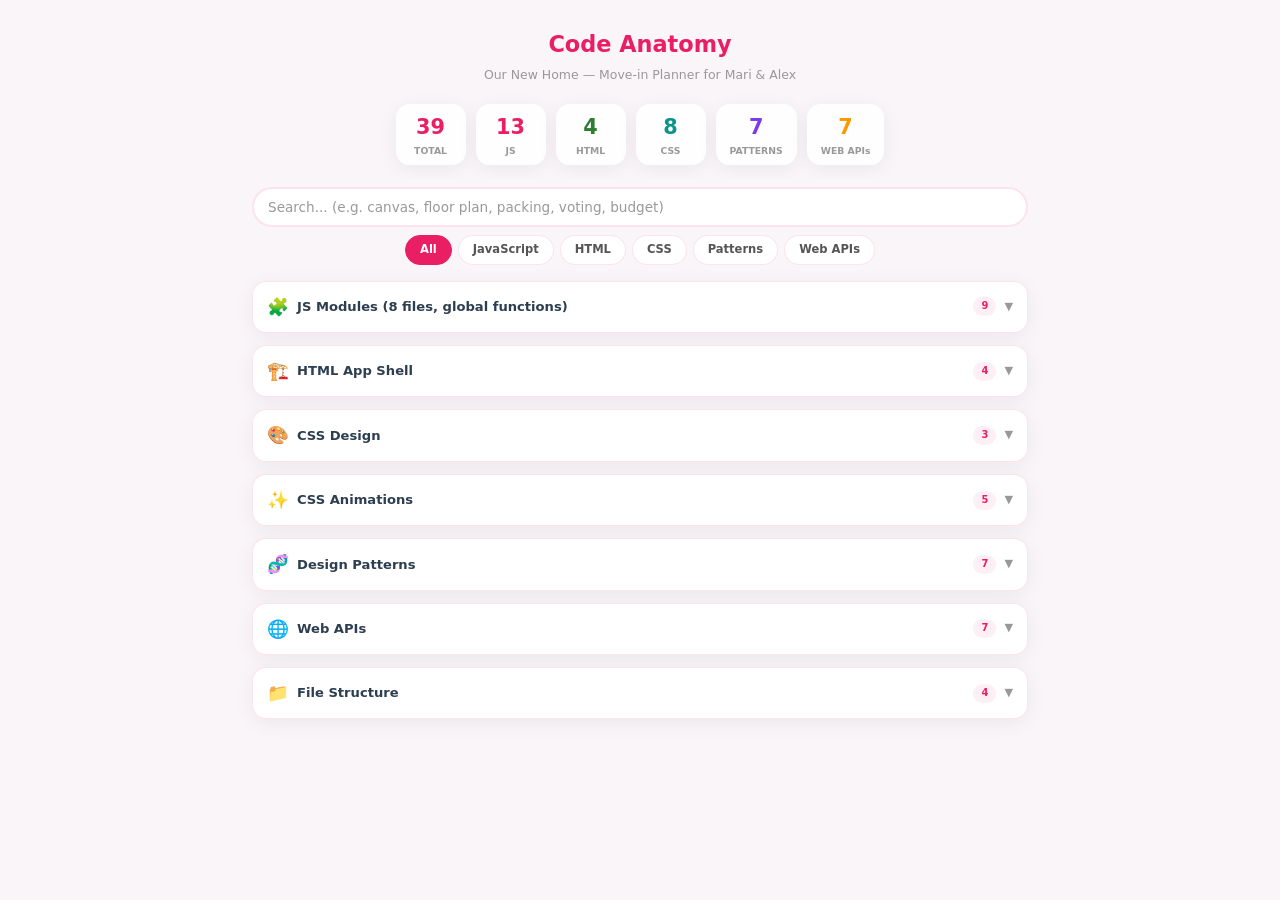
<file: home/code-anatomy.html>
<!DOCTYPE html>
<html lang="en">
<head>
<meta charset="UTF-8">
<meta name="viewport" content="width=device-width,initial-scale=1,user-scalable=no">
<title>Code Anatomy — Our New Home</title>
<style>
:root{--pk:#e91e63;--gn:#2e7d32;--pk-bg:rgba(233,30,99,.07);--gn-bg:rgba(46,125,50,.08);--gold:#f59e0b;--gold-bg:rgba(245,158,11,.1);--teal:#0d9488;--teal-bg:rgba(13,148,136,.08);--orange:#ff9800;--orange-bg:rgba(255,152,0,.08);--purple:#7c3aed;--purple-bg:rgba(124,58,237,.07);--bg:#faf5f8;--bg2:#fff;--card:rgba(255,255,255,.94);--txt:#2c3e50;--txt2:#555;--txt3:#999;--border:rgba(233,30,99,.12);--shadow:0 4px 20px rgba(0,0,0,.06);--rad:14px;--font:'Calibri','Segoe UI',system-ui,sans-serif}
@media(prefers-color-scheme:dark){:root{--bg:#1a1118;--bg2:#231920;--card:rgba(40,28,36,.94);--txt:#f0e8ec;--txt2:#bbb;--txt3:#777;--border:rgba(233,30,99,.2);--shadow:0 4px 20px rgba(0,0,0,.3);--pk-bg:rgba(233,30,99,.12);--gn-bg:rgba(46,125,50,.12);--gold-bg:rgba(245,158,11,.08);--teal-bg:rgba(13,148,136,.12);--orange-bg:rgba(255,152,0,.1);--purple-bg:rgba(124,58,237,.1)}}
*{margin:0;padding:0;box-sizing:border-box}body{font-family:var(--font);background:var(--bg);color:var(--txt);line-height:1.5;padding:12px;max-width:800px;margin:0 auto;-webkit-tap-highlight-color:transparent}h1{font-size:1.4rem;text-align:center;margin:16px 0 4px;color:var(--pk)}.subtitle{text-align:center;font-size:.78rem;color:var(--txt3);margin-bottom:20px}.search-box{position:sticky;top:0;z-index:50;padding:8px 0;background:var(--bg)}.search-box input{width:100%;padding:10px 14px;border:2px solid var(--border);border-radius:30px;font-size:.85rem;font-family:var(--font);background:var(--bg2);color:var(--txt);outline:none;transition:border-color .2s}.search-box input:focus{border-color:var(--pk)}.search-box input::placeholder{color:var(--txt3)}.filters{display:flex;flex-wrap:wrap;gap:6px;justify-content:center;margin-bottom:16px}.fpill{padding:5px 14px;border-radius:20px;font-size:.72rem;font-weight:600;border:1.5px solid var(--border);background:var(--bg2);color:var(--txt2);cursor:pointer;transition:all .2s;user-select:none}.fpill.active{background:var(--pk);color:#fff;border-color:var(--pk)}.fpill[data-f="html"].active{background:var(--gn);border-color:var(--gn);color:#fff}.fpill[data-f="css"].active{background:var(--teal);border-color:var(--teal);color:#fff}.fpill[data-f="pattern"].active{background:var(--purple);border-color:var(--purple);color:#fff}.fpill[data-f="api"].active{background:var(--orange);border-color:var(--orange);color:#fff}.cat{margin-bottom:12px;border-radius:var(--rad);overflow:hidden;background:var(--card);box-shadow:var(--shadow);border:1px solid var(--border)}.cat-hdr{display:flex;align-items:center;gap:8px;padding:12px 14px;cursor:pointer;user-select:none;transition:background .15s}.cat-hdr:active{background:var(--pk-bg)}.cat-icon{font-size:1.1rem;flex-shrink:0}.cat-title{font-size:.82rem;font-weight:700;flex:1}.cat-count{font-size:.62rem;background:var(--pk-bg);color:var(--pk);padding:2px 8px;border-radius:12px;font-weight:700}.cat-arrow{font-size:.7rem;color:var(--txt3);transition:transform .3s;flex-shrink:0}.cat.open .cat-arrow{transform:rotate(180deg)}.cat-body{max-height:0;overflow:hidden;transition:max-height .4s cubic-bezier(.4,0,.2,1)}.cat.open .cat-body{max-height:300000px}.cat-inner{padding:0 14px 14px}.item{padding:8px 10px;margin-bottom:6px;border-radius:10px;background:var(--bg);border:1px solid transparent;transition:border-color .2s}.item:last-child{margin-bottom:0}.item-name{font-family:'Consolas','Menlo','Courier New',monospace;font-size:.78rem;font-weight:700;color:var(--pk);word-break:break-all}.item-name.html-c{color:var(--gn)}.item-name.css-c{color:var(--teal)}.item-name.pattern-c{color:var(--purple)}.item-name.api-c{color:var(--orange)}.item-type{display:inline-block;font-size:.58rem;font-weight:700;padding:1px 6px;border-radius:8px;margin-left:4px;vertical-align:middle}.item-type.js{background:var(--pk-bg);color:var(--pk)}.item-type.html{background:var(--gn-bg);color:var(--gn)}.item-type.css{background:var(--teal-bg);color:var(--teal)}.item-type.pattern{background:var(--purple-bg);color:var(--purple)}.item-type.api{background:var(--orange-bg);color:var(--orange)}.item-desc{font-size:.72rem;color:var(--txt2);margin-top:3px;line-height:1.45}.item-where{font-size:.6rem;color:var(--txt3);margin-top:2px;font-style:italic}.item.highlight{border-color:var(--pk);background:var(--pk-bg)}.tag{display:inline-block;font-size:.55rem;padding:1px 5px;border-radius:6px;margin-right:3px;margin-top:2px;font-weight:600}.tag-concept{background:var(--purple-bg);color:var(--purple)}.stats{display:flex;justify-content:center;gap:10px;margin-bottom:14px;flex-wrap:wrap}.stat{text-align:center;padding:8px 14px;border-radius:var(--rad);background:var(--card);box-shadow:var(--shadow);min-width:70px}.stat-num{font-size:1.3rem;font-weight:800;color:var(--pk)}.stat-label{font-size:.58rem;color:var(--txt3);font-weight:600}.totop{position:fixed;bottom:16px;right:16px;width:40px;height:40px;border-radius:50%;background:var(--pk);color:#fff;border:none;font-size:1.1rem;cursor:pointer;box-shadow:0 4px 12px rgba(233,30,99,.3);display:none;z-index:90;transition:transform .2s}.totop:active{transform:scale(.9)}
</style>
</head>
<body>
<h1>Code Anatomy</h1>
<p class="subtitle">Our New Home — Move-in Planner for Mari & Alex</p>
<div class="stats" id="stats"></div>
<div class="search-box"><input type="text" id="search" placeholder="Search... (e.g. canvas, floor plan, packing, voting, budget)"></div>
<div class="filters"><span class="fpill active" data-f="all" onclick="filterBy('all')">All</span><span class="fpill" data-f="js" onclick="filterBy('js')">JavaScript</span><span class="fpill" data-f="html" onclick="filterBy('html')">HTML</span><span class="fpill" data-f="css" onclick="filterBy('css')">CSS</span><span class="fpill" data-f="pattern" onclick="filterBy('pattern')">Patterns</span><span class="fpill" data-f="api" onclick="filterBy('api')">Web APIs</span></div>
<div id="content"></div>
<button class="totop" id="totop" onclick="window.scrollTo({top:0,behavior:'smooth'})">&#9650;</button>
<script>
const D=[
{icon:'🧩',title:'JS Modules (8 files, global functions)',tag:'js',desc:'Global-scope functions loaded in order. No module system — all functions are global, called via inline onclick handlers.',items:[
{name:'config.js — Constants & Definitions',type:'js',desc:'APP_VERSION, K storage keys, ROOMS (9 room types), ITEM_CATEGORIES (9 with types+specs), PROS/CONS_SUGGESTIONS, ITEM_STATUSES (6), BUY_PRIOS (3), SELL_PLATFORMS (5), CONDITIONS (5), ENERGY_COLORS, COMPANY_STATUS (5), OWNERS (3: Mari/Alex/Shared), DEFAULT_SETTINGS, FURNITURE (23 types with real meter dimensions for floor plan).',where:'js/config.js'},
{name:'preloaded.js — Preloaded Apartment Data',type:'js',desc:'PRELOADED_PLAN contains the full 92.29 m\u00B2 apartment layout. maybeInjectPreloaded() checks if data exists and seeds the apartment plan on first run.',where:'js/preloaded.js'},
{name:'utils.js — Helpers (30+ functions)',type:'js',desc:'uid() ID generator, esc() XSS sanitization, clone() deep copy, date helpers, fmtEur() Euro currency formatting, voteScore() couple voting calculator, progressBar() HTML builder, stars() rating display, energyBadge() energy class indicator, pill filter system (PILL_STATE object), chip input system, toast notifications, celebrate() confetti effect, confirmDlg() confirmation dialogs, inlineEdit(), form helpers (fVal/fNum/fChk/fSet).',where:'js/utils.js'},
{name:'data.js — localStorage CRUD Layer',type:'js',desc:'localStorage CRUD for 8 domains: plan, move, take (items to take), boxes, sell, buy, compare, settings. Activity logging system. Photo storage as dataURL strings. Budget/sell/packing stats calculators. Countdown to move-in date. exportAll/importAll for full backup.',where:'js/data.js'},
{name:'dashboard.js — Dashboard Tab',type:'js',desc:'rDash() renders countdown hero section, stat cards (items, budget, boxes, tasks), quick action buttons, recent activity feed, budget breakdown by room.',where:'js/dashboard.js'},
{name:'ui.js — Tab & Modal Management',type:'js',desc:'Tab switching between 7 views. Modal open/close system. Keyboard shortcuts: 1-7 for tabs, Esc to close modals, Ctrl+K for search. Pill filter builders per module.',where:'js/ui.js'},
{name:'plan.js — Canvas Floor Plan Editor',type:'js',desc:'Canvas 2D floor plan editor with undo/redo (30-step stack). Tools: select, room drawing, furniture placement, erase, paint/color. Multi-floor support. Grid snap for precise placement. Dimension labels showing real meters. Area calculation per room. Furniture placement with rotation and real-world dimensions.',where:'js/plan.js'},
{name:'buy.js — Buy/Wishlist Module',type:'js',desc:'Buy list and wishlist with budget tracking. Photo gallery per item. Couple voting system (voteM/voteA with yes/meh/no options). Comparison selection for side-by-side. Height visualization for furniture. Status pipeline tracking (researching/decided/ordered/shipped/delivered).',where:'js/buy.js'},
{name:'modules.js — Moving, Packing, Sell, Compare',type:'js',desc:'Moving companies (star rating, pros/cons chips, document checklist, 15-item move-day checklist). Packing/boxes (room-grouped, owner-filtered, box assignment with labels). Sell tracker (photos, conditions, platforms like eBay/Kleinanzeigen, earned/potential stats). Compare standalone (scoring algorithm, recommendation engine with weighted criteria).',where:'js/modules.js'},
]},
{icon:'🏗️',title:'HTML App Shell',tag:'html',desc:'7-tab move-in planning interface with sticky status bar.',items:[
{name:'7 Tab Navigation',type:'html',desc:'Dashboard, Plan (floor plan), Moving (companies), Packing (boxes), Sell (items to sell), Buy (items to buy), Compare (side-by-side). Tab switching renders the corresponding module.',where:'index.html'},
{name:'Sticky Status Bar',type:'html',desc:'Bottom status bar showing key metrics: days until move, budget status, packing progress.',where:'index.html'},
{name:'Modal System',type:'html',desc:'Shared modal container for all CRUD dialogs: add/edit items, company details, box management, voting.',where:'index.html'},
{name:'Scroll-to-Top Button',type:'html',desc:'Fixed position button appears on scroll, returns to top of page.',where:'index.html'},
]},
{icon:'🎨',title:'CSS Design',tag:'css',desc:'Rose/green palette with serif accent font.',items:[
{name:'Rose/Green Palette',type:'css',desc:'--pk #e11d48 (rose primary — slightly different from other projects), green secondary. Warm, home-feeling color scheme.',where:'css/styles.css'},
{name:'Fonts: DM Sans + DM Serif Display',type:'css',desc:'DM Sans for body text, DM Serif Display for headings and hero sections. Creates a warm, editorial feel.',where:'css/styles.css'},
{name:'Single CSS File',type:'css',desc:'All styles in one css/styles.css file. Cards, grids, canvas controls, pill filters, voting UI, photo galleries.',where:'css/styles.css'},
]},
{icon:'✨',title:'CSS Animations',tag:'css',desc:'Entrance effects, celebration, and budget warnings.',items:[
{name:'slideUp',type:'css',desc:'Cards and sections slide up into view on render.',where:'css/styles.css'},
{name:'popIn',type:'css',desc:'Scale-up pop entrance for stat cards and action buttons.',where:'css/styles.css'},
{name:'toastIn',type:'css',desc:'Toast notification entrance animation.',where:'css/styles.css'},
{name:'celpop — Celebration',type:'css',desc:'Confetti/celebration pop animation triggered on milestones (all boxes packed, move complete, etc.).',where:'css/styles.css'},
{name:'pulse-bg — Budget Warning',type:'css',desc:'Background pulse animation on budget cards when spending exceeds threshold.',where:'css/styles.css'},
]},
{icon:'🧬',title:'Design Patterns',tag:'pattern',desc:'Architectural patterns for a couple\'s move-in planning tool.',items:[
{name:'Global Functions (no modules)',type:'pattern',desc:'All functions are global scope. No IIFE, no ES modules, no revealing module. Simple and direct — every function callable from anywhere.',tags:['architecture']},
{name:'Pill Filter System',type:'pattern',desc:'PILL_STATE object tracks active filters per module. Pill buttons toggle filter state. Used across buy, sell, packing, and moving modules.',tags:['ux']},
{name:'Chip Input System',type:'pattern',desc:'Tag-style input where typing and pressing Enter creates a removable chip. Used for pros/cons on moving companies and item tags.',tags:['ux']},
{name:'Couple Voting (voteM/voteA)',type:'pattern',desc:'Each buy item has separate Mari and Alex votes (yes/meh/no). voteScore() calculates combined preference. Items sorted by couple agreement.',tags:['domain']},
{name:'Canvas Floor Plan with Undo/Redo',type:'pattern',desc:'Full Canvas 2D editor with 30-step undo/redo stack. Room drawing, furniture placement with real meter dimensions, multi-floor support, grid snapping.',tags:['architecture']},
{name:'Photo Storage as base64 Data URLs',type:'pattern',desc:'Photos stored directly in localStorage as base64 data URL strings. No server upload needed. Used in buy items and sell listings.',tags:['data']},
{name:'Activity Logging',type:'pattern',desc:'Every CRUD action is logged with timestamp. Dashboard activity feed shows recent changes across all modules.',tags:['data']},
]},
{icon:'🌐',title:'Web APIs',tag:'api',desc:'Browser features powering the app. Fully offline, no fetch.',items:[
{name:'localStorage',type:'api',desc:'All data for 8 domains: plan, move, take, boxes, sell, buy, compare, settings. Photos stored as base64 data URLs.',where:'js/data.js'},
{name:'Canvas 2D',type:'api',desc:'Floor plan editor: room drawing, furniture placement, dimension labels, area calculation, multi-floor rendering.',where:'js/plan.js'},
{name:'FileReader',type:'api',desc:'Photo import reads image files and converts to base64 data URLs for localStorage storage.',where:'js/buy.js, js/modules.js'},
{name:'Clipboard API',type:'api',desc:'Copy share links and exported data to clipboard.',where:'js/utils.js'},
{name:'Blob / URL.createObjectURL',type:'api',desc:'JSON export download and PNG export of floor plan canvas.',where:'js/data.js, js/plan.js'},
{name:'Touch Events',type:'api',desc:'Touch handling for the floor plan canvas editor on mobile devices. Pinch, drag, tap for furniture placement.',where:'js/plan.js'},
{name:'Keyboard Events',type:'api',desc:'Keyboard shortcuts: 1-7 for tabs, Esc to close modals, Ctrl+K for search, Ctrl+Z/Y for undo/redo in floor plan.',where:'js/ui.js'},
]},
{icon:'📁',title:'File Structure',tag:'js',desc:'Single HTML entry, one CSS file, 8 JS files.',items:[
{name:'index.html',type:'html',desc:'App shell with 7 tabs, sticky status bar, modals, scroll-to-top. Loads all scripts in order.',where:'root'},
{name:'css/styles.css',type:'css',desc:'All styles in single file. Rose palette, cards, canvas controls, pill filters, voting UI, photo galleries.',where:'css/'},
{name:'js/ (8 files)',type:'js',desc:'config.js, preloaded.js, utils.js, data.js, dashboard.js, ui.js, plan.js, buy.js, modules.js.',where:'js/'},
{name:'AWS Hooks (commented out)',type:'js',desc:'Future migration hooks to AWS are commented out in the codebase. Currently fully offline.',where:'js/data.js'},
]},
];
let activeFilter='all',searchTerm='';
function renderStats(){const c={all:0,js:0,html:0,css:0,pattern:0,api:0};D.forEach(d=>{c[d.tag]+=d.items.length;c.all+=d.items.length});document.getElementById('stats').innerHTML=`<div class="stat"><div class="stat-num">${c.all}</div><div class="stat-label">TOTAL</div></div><div class="stat"><div class="stat-num" style="color:var(--pk)">${c.js}</div><div class="stat-label">JS</div></div><div class="stat"><div class="stat-num" style="color:var(--gn)">${c.html}</div><div class="stat-label">HTML</div></div><div class="stat"><div class="stat-num" style="color:var(--teal)">${c.css}</div><div class="stat-label">CSS</div></div><div class="stat"><div class="stat-num" style="color:var(--purple)">${c.pattern}</div><div class="stat-label">PATTERNS</div></div><div class="stat"><div class="stat-num" style="color:var(--orange)">${c.api}</div><div class="stat-label">WEB APIs</div></div>`}
function renderContent(){const q=searchTerm.toLowerCase().trim();let h='';D.forEach((cat,ci)=>{if(activeFilter!=='all'&&cat.tag!==activeFilter)return;let items=cat.items;if(q)items=items.filter(it=>it.name.toLowerCase().includes(q)||it.desc.toLowerCase().includes(q)||(it.where||'').toLowerCase().includes(q)||(it.tags||[]).some(t=>t.toLowerCase().includes(q)));if(!items.length)return;h+=`<div class="cat${q?' open':''}" id="cat-${ci}"><div class="cat-hdr" onclick="toggleCat(${ci})"><span class="cat-icon">${cat.icon}</span><span class="cat-title">${cat.title}</span><span class="cat-count">${items.length}</span><span class="cat-arrow">&#9660;</span></div><div class="cat-body"><div class="cat-inner"><div style="font-size:.68rem;color:var(--txt3);margin-bottom:8px;line-height:1.4">${cat.desc}</div>${items.map(it=>{const hl=q&&it.name.toLowerCase().includes(q)?' highlight':'';const cc=it.type==='html'?' html-c':it.type==='css'?' css-c':it.type==='pattern'?' pattern-c':it.type==='api'?' api-c':'';return`<div class="item${hl}"><span class="item-name${cc}">${hm(it.name,q)}</span><span class="item-type ${it.type}">${it.type.toUpperCase()}</span>${(it.tags||[]).map(t=>`<span class="tag tag-concept">${t}</span>`).join('')}<div class="item-desc">${hm(it.desc,q)}</div>${it.where?`<div class="item-where">${hm(it.where,q)}</div>`:''}</div>`}).join('')}</div></div></div>`});if(!h)h='<div style="text-align:center;padding:40px;color:var(--txt3)">No results</div>';document.getElementById('content').innerHTML=h}
function hm(t,q){if(!q)return t;const i=t.toLowerCase().indexOf(q);if(i===-1)return t;return t.slice(0,i)+'<mark style="background:var(--gold-bg);color:inherit;padding:0 1px;border-radius:2px">'+t.slice(i,i+q.length)+'</mark>'+t.slice(i+q.length)}
function toggleCat(i){const e=document.getElementById('cat-'+i);if(e)e.classList.toggle('open')}
function filterBy(f){activeFilter=f;document.querySelectorAll('.fpill').forEach(p=>p.classList.toggle('active',p.dataset.f===f));renderContent()}
document.getElementById('search').addEventListener('input',function(){searchTerm=this.value;renderContent()});
window.addEventListener('scroll',function(){document.getElementById('totop').style.display=window.scrollY>400?'block':'none'});
renderStats();renderContent();
</script>
</body>
</html>
</file>
<file: home/css/styles.css>
@charset "UTF-8";
/* ============================================================
   Our New Home v2 · Design System
   Theme: Cute & Cozy — pink, green, warm, ADHD-friendly
   Inspired by Piano Learning Manager aesthetic
   ============================================================ */

@import url('https://fonts.googleapis.com/css2?family=DM+Sans:ital,opsz,wght@0,9..40,300;0,9..40,500;0,9..40,700;1,9..40,300&family=DM+Serif+Display&display=swap');

:root {
  /* Brand — warm pink & green */
  --pk: #e91e63; --pks: #c2185b; --pkl: #fce4ec; --pk2: #f48fb1;
  --gn: #4caf50; --gnl: #e8f5e9; --gns: #2e7d32;
  --bl: #e91e63; --bll: #fce4ec;
  --or: #ff9800; --orl: #fff3e0;
  --pur: #e91e63; --purl: #fce4ec;
  --teal: #4caf50; --teall: #e8f5e9;
  --gold: #fdd835; --gold-bg: rgba(253,216,53,.12);
  /* Neutrals — warm undertone */
  --white: #fffbfd; --bg: #f8eef4; --bg2: #fff0f5;
  --bd: #2c3e50; --bd2: #555; --bd3: #888;
  --border: rgba(233,30,99,.18); --border2: rgba(233,30,99,.28);
  /* Shadows — soft pink */
  --sh: 0 4px 20px rgba(233,30,99,.06);
  --sh2: 0 8px 30px rgba(233,30,99,.1);
  --sh3: 0 12px 40px rgba(233,30,99,.14);
  /* Radii — rounder & cuter */
  --r: 14px; --r2: 18px; --r3: 24px;
  /* Lines — thicker like piano app */
  --line-thin: 2px; --line-base: 3px;
  /* Spacing */
  --gap: 12px;
}

*, *::before, *::after { margin:0; padding:0; box-sizing:border-box; }
html { scroll-behavior:smooth; -webkit-text-size-adjust:100%; }
body {
  font-family:'DM Sans', -apple-system, sans-serif;
  background: var(--bg); color: var(--bd);
  min-height:100vh; padding-bottom:72px;
  width:100%;
  max-width:100%;
  overflow-x:hidden;
  font-feature-settings:'kern' 1;
  -webkit-font-smoothing:antialiased;
}
/* Warm ambient background — always present */
body::before {
  content:''; position:fixed; inset:0; z-index:-1; pointer-events:none;
  background:
    radial-gradient(ellipse at 18% 0%, rgba(233,30,99,.12) 0%, transparent 52%),
    radial-gradient(ellipse at 82% 100%, rgba(76,175,80,.08) 0%, transparent 42%),
    linear-gradient(145deg, #fbf2f6 0%, #f7edf4 56%, #f0f8f0 100%);
}
body.auth-shell-open {
  padding-bottom:0;
  background:
    radial-gradient(circle at top left, rgba(233, 30, 99, 0.14), transparent 32%),
    radial-gradient(circle at bottom right, rgba(76, 175, 80, 0.12), transparent 24%),
    linear-gradient(180deg, #fce4ec 0%, #f8eef4 40%, #e8f5e9 100%);
}
/* Cute pink scrollbars */
::-webkit-scrollbar { width:7px; height:7px; }
::-webkit-scrollbar-track { background:transparent; }
::-webkit-scrollbar-thumb { background:var(--pk2); border-radius:4px; }
::-webkit-scrollbar-thumb:hover { background:var(--pk); }
::selection { background:rgba(233,30,99,.18); color:var(--pks); }
#auth-shell[hidden], #app-shell[hidden] { display:none !important; }
.app-shell {
  width:100%;
  min-height:100vh;
  max-width:100%;
  overflow-x:clip;
}

/* ── AUTH SHELL ─────────────────────────────────────────────── */
.auth-shell {
  min-height:100vh;
  display:flex;
  align-items:center;
  justify-content:center;
  padding:32px 18px;
  padding-top:max(32px, env(safe-area-inset-top));
  padding-right:max(18px, env(safe-area-inset-right));
  padding-bottom:max(32px, env(safe-area-inset-bottom));
  padding-left:max(18px, env(safe-area-inset-left));
}
.auth-card {
  width:min(980px, 100%);
  display:grid;
  grid-template-columns: minmax(0, 1.15fr) minmax(280px, .85fr);
  gap:18px;
  align-items:stretch;
}
.auth-copy, .auth-panel {
  background:rgba(255,255,255,.86);
  border:1px solid rgba(255,255,255,.72);
  border-radius:24px;
  box-shadow:0 16px 50px rgba(15, 23, 42, .12);
  backdrop-filter:blur(18px);
}
.auth-copy {
  padding:30px 28px;
  display:flex;
  flex-direction:column;
  justify-content:space-between;
  min-height:340px;
}
.auth-kicker {
  display:inline-flex;
  width:max-content;
  padding:6px 12px;
  border-radius:999px;
  background:var(--pkl);
  color:var(--pk);
  font-size:.7rem;
  font-weight:700;
  letter-spacing:.08em;
  text-transform:uppercase;
}
.auth-copy h1 {
  font-family:'DM Serif Display', Georgia, serif;
  font-size:clamp(2rem, 4vw, 3rem);
  line-height:1.04;
  margin-top:18px;
}
.auth-lede {
  margin-top:12px;
  max-width:28rem;
  color:var(--bd2);
  font-size:.92rem;
}
.auth-badges {
  display:flex;
  flex-wrap:wrap;
  gap:8px;
  margin:18px 0 22px;
}
.auth-badge {
  display:inline-flex;
  align-items:center;
  gap:4px;
  padding:6px 10px;
  border-radius:999px;
  background:#fff;
  border:1px solid var(--border);
  font-size:.72rem;
  font-weight:700;
  color:var(--bd2);
}
.auth-panel {
  padding:24px 22px;
  display:flex;
  flex-direction:column;
  justify-content:center;
}
.auth-panel-head { margin-bottom:16px; }
.auth-panel-title {
  font-weight:700;
  font-size:1.1rem;
  color:var(--bd);
}
.auth-panel-sub {
  margin-top:5px;
  font-size:.76rem;
  color:var(--bd3);
}
.auth-feedback {
  margin-bottom:12px;
  padding:10px 12px;
  border-radius:14px;
  font-size:.76rem;
  font-weight:600;
  border:1px solid transparent;
}
.auth-feedback.info {
  background:var(--bll);
  color:var(--bl);
  border-color:#bfdbfe;
}
.auth-feedback.warn {
  background:var(--orl);
  color:var(--or);
  border-color:#fed7aa;
}
.auth-feedback.error {
  background:var(--pkl);
  color:var(--pk);
  border-color:#fda4af;
}
.auth-form {
  display:flex;
  flex-direction:column;
  gap:10px;
}
.auth-label {
  font-size:.7rem;
  font-weight:700;
  letter-spacing:.04em;
  text-transform:uppercase;
  color:var(--bd3);
}
.auth-input {
  width:100%;
  border:1.5px solid var(--border);
  border-radius:14px;
  padding:12px 14px;
  font:inherit;
  background:#fff;
  transition:border-color .15s, box-shadow .15s;
}
.auth-input:focus {
  outline:none;
  border-color:var(--pk);
  box-shadow:0 0 0 3px var(--pkl);
}

/* ── HEADER ────────────────────────────────────────────────── */
.hdr {
  background: rgba(255,251,253,.92);
  backdrop-filter: blur(14px);
  color: var(--bd); padding: 16px 20px; text-align:center;
  position: relative; overflow:hidden;
  border-bottom: var(--line-base) solid var(--border);
}
.hdr::before {
  content:''; position:absolute; inset:0;
  background:
    radial-gradient(ellipse at 20% 50%, rgba(233,30,99,.08) 0%, transparent 60%),
    radial-gradient(ellipse at 80% 20%, rgba(76,175,80,.06) 0%, transparent 50%);
  pointer-events:none;
}
.hdr-icon { font-size:2rem; letter-spacing:6px; margin-bottom:4px; filter:drop-shadow(0 4px 12px rgba(233,30,99,.3)); }
.hdr h1 {
  font-family:'DM Serif Display', Georgia, serif; font-size:1.8rem; font-weight:400; letter-spacing:.5px;
  background:linear-gradient(135deg, var(--pk), var(--pks));
  -webkit-background-clip:text; -webkit-text-fill-color:transparent; background-clip:text;
  text-shadow:none;
}
.hdr-sub { font-size:.72rem; color:var(--bd3); margin-top:2px; letter-spacing:.5px; font-weight:600; }
.hdr-actions { display:flex; justify-content:center; gap:6px; margin-top:8px; flex-wrap:wrap; }
.hdr-btn {
  font-size:.65rem; padding:5px 12px; border-radius:20px;
  border:var(--line-base) solid var(--border); background:rgba(255,255,255,.7);
  color:var(--pk); cursor:pointer; font-weight:700; transition:all .2s;
  font-family:inherit;
}
.hdr-btn:hover { background:var(--pk); color:#fff; border-color:var(--pk); transform:translateY(-1px); box-shadow:0 4px 14px rgba(233,30,99,.25); }
.auth-user-pill {
  display:inline-flex;
  align-items:center;
  gap:6px;
  padding:5px 12px;
  border-radius:20px;
  border:var(--line-base) solid rgba(233,30,99,.2);
  background:linear-gradient(135deg,rgba(233,30,99,.08),rgba(76,175,80,.06));
  color:var(--pk);
  font-size:.65rem;
  font-weight:800;
  letter-spacing:.02em;
}

/* ── STATUS BAR ─────────────────────────────────────────────── */
.status-bar {
  background: linear-gradient(135deg, rgba(233,30,99,.06), rgba(76,175,80,.06));
  border-bottom: var(--line-thin) solid var(--border);
  color:var(--bd2);
  display:flex; justify-content:center; flex-wrap:wrap; gap:16px;
  padding:6px 16px; font-size:.65rem; font-weight:700; letter-spacing:.3px;
}
.status-bar span { opacity:.75; cursor:pointer; min-width:0; text-align:center; flex:1 1 140px; }
.status-bar span:hover { opacity:1; color:var(--pk); }

/* ── TABS ────────────────────────────────────────────────────── */
.tabs {
  display:flex; overflow-x:auto; position:sticky; top:0; z-index:100;
  scrollbar-width:none;
  gap:6px; padding:8px 10px;
  background:rgba(249,239,244,.96);
  backdrop-filter:blur(14px);
  border-bottom:var(--line-base) solid rgba(233,30,99,.22);
  box-shadow:0 2px 10px rgba(233,30,99,.04);
  justify-content:space-evenly; flex-wrap:wrap;
}
.tabs::-webkit-scrollbar { display:none; }
.tb {
  flex:0 0 auto; padding:9px 14px; text-align:center;
  font-size:.72rem; font-weight:700; cursor:pointer;
  border:var(--line-thin) solid rgba(233,30,99,.14);
  border-radius:14px; white-space:nowrap; transition:all .15s;
  display:flex; flex-direction:row; align-items:center; gap:5px;
  min-width:54px; color:var(--bd3); letter-spacing:.2px;
  background:rgba(255,248,251,.72);
}
.tb .ti { font-size:1.05rem; line-height:1; }
.tb:hover { background:rgba(233,30,99,.12); border-color:rgba(233,30,99,.3); color:var(--pks); transform:translateY(-1px); }
.tb.active {
  background:var(--pk);
  border-color:var(--pks);
  color:#fff;
  box-shadow:0 6px 14px rgba(233,30,99,.16);
}

/* ── PANELS ─────────────────────────────────────────────────── */
.tp { display:none; width:100%; max-width:100%; padding:14px clamp(12px, 2.6vw, 18px) 0; overflow-x:hidden; animation:fadeUp .2s ease; }
.tp.active { display:block; }
@keyframes fadeUp { from { opacity:0; transform:translateY(12px); } to { opacity:1; transform:translateY(0); } }

/* ── CARDS ───────────────────────────────────────────────────── */
.card {
  background:rgba(255,251,253,.94); border-radius:var(--r2); margin:8px 0;
  box-shadow:var(--sh); border:var(--line-base) solid var(--border);
  transition:box-shadow .2s, transform .15s, border-color .15s; overflow:hidden;
}
.card:hover { box-shadow:var(--sh2); border-color:var(--pk2); }
.card.booked { border-color:#86efac; background:var(--gnl); }
.card.sold   { border-color:#86efac; }
.card-h {
  padding:12px 14px; display:flex; align-items:center;
  gap:8px; flex-wrap:wrap; cursor:pointer;
}
.card-body { display:none; padding:12px 14px; border-top:var(--line-thin) solid var(--border); }
.card.xp .card-body { display:block; }
.card-title { font-weight:700; font-size:.9rem; display:flex; flex-wrap:wrap; align-items:center; gap:5px; }
.card-sub { font-size:.68rem; color:var(--bd3); margin-top:1px; }
.chev { font-size:.55rem; color:var(--border2); margin-left:auto; transition:.2s; flex-shrink:0; }
.card.xp .chev { transform:rotate(180deg); }
.card-actions { display:flex; flex-wrap:wrap; gap:5px; margin-top:10px; padding-top:10px; border-top:var(--line-thin) solid var(--border); }

/* ── PHOTO CARD ──────────────────────────────────────────────── */
.photo-card {
  border-radius:var(--r2); overflow:hidden; background:rgba(255,251,253,.94);
  box-shadow:var(--sh2); border:var(--line-base) solid var(--border);
  transition:transform .2s, box-shadow .2s, border-color .2s;
}
.photo-card:hover { transform:translateY(-3px); box-shadow:var(--sh3); border-color:var(--pk2); }
.photo-img {
  width:100%; aspect-ratio:4/3; object-fit:cover;
  background:var(--bg2);
}
.photo-img-placeholder {
  width:100%; aspect-ratio:4/3; background:linear-gradient(135deg,var(--bg2),var(--bg));
  display:flex; align-items:center; justify-content:center;
  font-size:2.5rem; color:var(--border2);
}
.photo-card-body { padding:12px; }
.photo-gallery {
  display:flex; gap:4px; overflow-x:auto; padding:4px 0;
  scrollbar-width:none;
}
.photo-gallery::-webkit-scrollbar { display:none; }
.photo-thumb {
  width:52px; height:52px; object-fit:cover; border-radius:6px;
  cursor:pointer; border:2px solid transparent; flex-shrink:0; transition:.15s;
}
.photo-thumb.active { border-color:var(--pk); }
.photo-thumb:hover  { border-color:var(--pk2); }

/* ── ITEM GRID ───────────────────────────────────────────────── */
.items-grid { display:grid; grid-template-columns:repeat(auto-fill,minmax(280px,1fr)); gap:12px; }
.item-card {
  border-radius:var(--r2); overflow:hidden; background:rgba(255,251,253,.94);
  box-shadow:var(--sh); border:var(--line-base) solid var(--border);
  transition:transform .2s, box-shadow .2s, border-color .2s; cursor:pointer;
  display:flex; flex-direction:column;
}
.item-card:hover { transform:translateY(-3px); box-shadow:var(--sh2); border-color:var(--pk2); }
.item-card.bought { border-color:#86efac; }
.item-card-photo { position:relative; }
.item-card-img { width:100%; aspect-ratio:4/3; object-fit:cover; background:var(--bg2); display:block; }
.item-card-no-img {
  width:100%; aspect-ratio:4/3; background:linear-gradient(135deg,var(--bg2) 0%,var(--bg) 100%);
  display:flex; align-items:center; justify-content:center; font-size:3rem;
}
.item-card-badges { position:absolute; top:8px; left:8px; display:flex; gap:4px; flex-wrap:wrap; }
.item-card-price {
  position:absolute; bottom:8px; right:8px;
  background:rgba(15,23,42,.75); color:#fff;
  font-size:.75rem; font-weight:700; padding:3px 8px; border-radius:8px;
  backdrop-filter:blur(4px);
}
.item-card-body { padding:11px 12px; flex:1; display:flex; flex-direction:column; gap:4px; }
.item-card-name { font-weight:700; font-size:.88rem; color:var(--bd); }
.item-card-brand { font-size:.65rem; color:var(--bd3); }
.item-card-dims { font-size:.62rem; color:var(--bd3); font-family:monospace; }
.item-card-votes { display:flex; align-items:center; gap:6px; margin-top:auto; padding-top:6px; border-top:1px solid var(--border); }
.item-card-actions { display:flex; gap:4px; flex-wrap:wrap; }

/* ── ROOM GROUP ──────────────────────────────────────────────── */
.room-group {
  margin-bottom:20px;
}
.room-group-header {
  display:flex; align-items:center; gap:10px;
  padding:10px 14px; border-radius:var(--r2) var(--r2) 0 0;
  margin-bottom:-1px; cursor:pointer;
  background:rgba(255,251,253,.94); border:var(--line-base) solid var(--border);
}
.room-group-header:hover { background:var(--bg2); }
.room-color-bar { width:4px; height:32px; border-radius:2px; flex-shrink:0; }
.room-group-name { font-weight:700; font-size:.95rem; }
.room-group-meta { font-size:.68rem; color:var(--bd3); margin-left:auto; text-align:right; }
.room-group-budget { font-weight:700; font-size:.82rem; }
.room-items-wrap {
  background:var(--bg); border:var(--line-base) solid var(--border);
  border-top:none; border-radius:0 0 var(--r2) var(--r2);
  padding:12px; display:none;
}
.room-group.open .room-items-wrap { display:block; }
.room-group.open .room-group-header { border-radius:var(--r2) var(--r2) 0 0; }

/* ── TYPE GROUP ──────────────────────────────────────────────── */
.type-group { margin-bottom:14px; }
.type-group-header {
  font-size:.72rem; font-weight:700; color:var(--bd3);
  text-transform:uppercase; letter-spacing:.8px;
  display:flex; align-items:center; gap:8px;
  padding:6px 0; border-bottom:1px solid var(--border); margin-bottom:8px;
}
.type-group-count { color:var(--pk); }

/* ── BUTTONS ─────────────────────────────────────────────────── */
.btn {
  font-size:.75rem; padding:8px 16px; border-radius:var(--r);
  cursor:pointer; font-weight:700; border:var(--line-base) solid var(--border);
  background:var(--white); transition:all .2s; font-family:inherit;
  white-space:nowrap; line-height:1.2;
  display:inline-flex; align-items:center; gap:5px;
}
.btn:hover { transform:translateY(-1px); box-shadow:0 4px 12px rgba(233,30,99,.12); }
.btn:active { transform:scale(.97); transition:transform 50ms; }
.btn:disabled {
  opacity:.5;
  cursor:not-allowed;
  transform:none!important;
}
.btn.pri  { background:var(--pk);  color:#fff; border-color:var(--pk); box-shadow:0 3px 12px rgba(233,30,99,.25); }
.btn.pri:hover { background:var(--pks); border-color:var(--pks); box-shadow:0 5px 18px rgba(233,30,99,.35); }
.btn.suc  { background:var(--gn);  color:#fff; border-color:var(--gn); box-shadow:0 3px 12px rgba(76,175,80,.25); }
.btn.suc:hover { background:var(--gns); border-color:var(--gns); }
.btn.warn { background:var(--or);  color:#fff; border-color:var(--or); }
.btn.dan  { color:var(--pk); border-color:var(--pk); }
.btn.ghost{ color:var(--bd3); border-color:var(--border); }
.btn.sml  { font-size:.65rem; padding:5px 10px; }
.btn.icon { padding:5px 7px; }
.btn.full { width:100%; justify-content:center; display:flex; align-items:center; gap:5px; }

/* ── PILL FILTERS ────────────────────────────────────────────── */
.pill-row {
  display:flex; flex-wrap:wrap; gap:5px; margin:8px 0 4px;
}
.pf {
  font-size:.7rem; padding:6px 12px; border-radius:22px;
  border:var(--line-thin) solid var(--border); cursor:pointer; transition:all .2s;
  background:rgba(255,248,251,.72); font-weight:700; user-select:none;
  display:inline-flex; align-items:center; gap:3px; line-height:1;
}
.pf:hover:not(.on) { border-color:var(--pk); color:var(--pk); background:var(--pkl); transform:translateY(-1px); }
.pf.on {
  background:linear-gradient(135deg,var(--pk),var(--pks)); color:#fff; border-color:var(--pk);
  box-shadow:0 4px 12px rgba(233,30,99,.25);
}
.pf-count {
  background:rgba(255,255,255,.3); color:inherit;
  font-size:.55rem; padding:1px 4px; border-radius:6px; margin-left:1px;
}
.pf.on .pf-count { background:rgba(255,255,255,.25); }

/* Search bar */
.search-bar {
  display:flex; align-items:center; gap:8px;
  background:var(--white); border:var(--line-base) solid var(--border);
  border-radius:22px; padding:8px 14px; margin-bottom:4px; transition:all .2s;
  min-width:0;
}
.search-bar:focus-within { border-color:var(--pk); box-shadow:0 0 0 4px rgba(233,30,99,.1); }
.search-bar input { flex:1; border:none; outline:none; font-size:.8rem; font-family:inherit; background:transparent; font-weight:600; }
.search-bar .si { color:var(--pk2); font-size:.9rem; }

/* Section filter row */
.filter-section { padding:0 0 4px; }
.filter-label { font-size:.58rem; font-weight:700; text-transform:uppercase; letter-spacing:.5px; color:var(--bd3); margin-bottom:3px; }

@media (max-width: 860px) {
  .auth-card { grid-template-columns:1fr; }
}

/* ── CHIP INPUTS ─────────────────────────────────────────────── */
.chip-section { padding:6px 0; }
.chip-section.pro .chip-sugg .chip-s { border-color:#86efac; color:var(--gns); }
.chip-section.con .chip-sugg .chip-s { border-color:#fca5a5; color:var(--pks); }
.chip-active { display:flex; flex-wrap:wrap; gap:4px; margin-bottom:5px; min-height:16px; }
.chip {
  font-size:.65rem; padding:3px 8px; border-radius:12px;
  display:inline-flex; align-items:center; gap:4px; font-weight:600;
}
.chip.pro { background:var(--gnl); color:var(--gns); }
.chip.con { background:var(--pkl); color:var(--pks); }
.chip-rm  { cursor:pointer; opacity:.5; font-size:.55rem; }
.chip-rm:hover { opacity:1; }
.chip-sugg { display:flex; flex-wrap:wrap; gap:3px; margin-bottom:5px; }
.chip-s {
  font-size:.62rem; padding:2px 7px; border-radius:10px;
  border:1.5px dashed var(--border2); cursor:pointer; transition:.15s; color:var(--bd3);
}
.chip-s:hover { border-style:solid; background:var(--bg2); }
.chip-input-row { display:flex; gap:5px; }
.chip-inp-field {
  flex:1; font-size:.72rem; padding:4px 8px; border:1.5px solid var(--border);
  border-radius:10px; font-family:inherit; outline:none; transition:.2s;
}
.chip-inp-field:focus { border-color:var(--pk); }

/* ── BADGES / PILLS ──────────────────────────────────────────── */
.badge {
  font-size:.58rem; padding:2px 7px; border-radius:8px;
  font-weight:700; white-space:nowrap; display:inline-block;
}
.badge.green  { background:var(--gnl); color:var(--gns); }
.badge.pink   { background:var(--pkl); color:var(--pks); }
.badge.orange { background:var(--orl); color:#92400e; }
.badge.blue   { background:var(--bll); color:#1e3a8a; }
.badge.gray   { background:var(--bg2); color:var(--bd2); }
.badge.teal   { background:var(--teall); color:#134e4a; }
.badge.purple { background:var(--purl); color:#4c1d95; }

/* ── FORMS ───────────────────────────────────────────────────── */
.form-grid { display:grid; grid-template-columns:repeat(auto-fill,minmax(160px,1fr)); gap:8px; margin-bottom:10px; }
.form-grid.wide { grid-template-columns:repeat(auto-fill,minmax(200px,1fr)); }
.form-grid.cols2 { grid-template-columns:1fr 1fr; }
.fg label { font-size:.6rem; font-weight:700; text-transform:uppercase; letter-spacing:.4px; color:var(--bd3); display:block; margin-bottom:3px; }
.fg input, .fg select, .fg textarea {
  width:100%; font-size:.8rem; padding:9px 12px;
  border:var(--line-thin) solid var(--border); border-radius:var(--r); font-family:inherit;
  transition:all .2s; background:var(--white); color:var(--bd); font-weight:600;
}
.fg input:focus, .fg select:focus, .fg textarea:focus {
  outline:none; border-color:var(--pk); box-shadow:0 0 0 4px rgba(233,30,99,.1); background:#fff;
}
.fg select { cursor:pointer; }

/* ── VOTE SYSTEM ─────────────────────────────────────────────── */
.vote-area { display:flex; gap:10px; align-items:center; flex-wrap:wrap; }
.voter { display:flex; flex-direction:column; align-items:center; gap:2px; }
.voter-name { font-size:.55rem; font-weight:700; color:var(--bd3); letter-spacing:.3px; text-transform:uppercase; }
.vote-btns  { display:flex; gap:3px; }
.vbtn {
  font-size:.85rem; padding:4px 5px; border:2px solid transparent;
  border-radius:8px; cursor:pointer; background:var(--bg2); transition:.15s;
  line-height:1;
}
.vbtn:hover { transform:scale(1.18); }
.vbtn.active-yes { background:var(--gnl); border-color:#86efac; }
.vbtn.active-no  { background:var(--pkl); border-color:#fca5a5; }
.vbtn.active-meh { background:var(--orl); border-color:#fcd34d; }
.vote-score { font-size:.8rem; font-weight:700; min-width:22px; text-align:center; }
.vote-score.pos { color:var(--gn); } .vote-score.neg { color:var(--pk); }

/* ── INFO GRID ───────────────────────────────────────────────── */
.info-grid { display:grid; grid-template-columns:repeat(auto-fill,minmax(140px,1fr)); gap:6px; margin:8px 0; }
.info-item { padding:8px 10px; background:var(--bg); border-radius:var(--r); border:var(--line-thin) solid var(--border); }
.info-lbl { font-size:.57rem; font-weight:700; text-transform:uppercase; letter-spacing:.4px; color:var(--bd3); display:block; margin-bottom:1px; }
.info-val { font-size:.8rem; font-weight:500; }

/* ── NOTE BOX ────────────────────────────────────────────────── */
.note-box { font-size:.75rem; color:var(--bd2); padding:8px 10px; background:var(--bg); border-radius:8px; border-left:3px solid var(--border2); margin:6px 0; }

/* ── STATS / MINI ────────────────────────────────────────────── */
.mini-stats { display:flex; flex-wrap:wrap; gap:6px; margin:8px 0; }
.mini-stat { background:rgba(255,251,253,.94); border-radius:var(--r2); box-shadow:var(--sh); padding:10px 14px; min-width:80px; flex:1; text-align:center; border:var(--line-base) solid var(--border); transition:all .2s; }
.mini-stat:hover { border-color:var(--pk2); transform:translateY(-1px); box-shadow:var(--sh2); }
.ms-num { font-size:1.5rem; font-weight:700; line-height:1.1; color:var(--pk); font-family:'DM Serif Display',serif; }
.ms-lbl { font-size:.6rem; color:var(--bd3); margin-top:2px; }

/* ── DASHBOARD ───────────────────────────────────────────────── */
.dash-hero {
  border-radius:var(--r2); padding:16px 20px; margin-bottom:12px;
  box-shadow:var(--sh2); color:#fff; position:relative; overflow:hidden;
}
.dash-hero::before {
  content:''; position:absolute; inset:0;
  background:radial-gradient(ellipse at 80% 0%, rgba(255,255,255,.12) 0%, transparent 60%);
  pointer-events:none;
}
.dash-hero-num { font-family:'DM Serif Display',serif; font-size:3rem; font-weight:400; line-height:1; }
.dash-hero-lbl { font-size:.82rem; font-weight:600; margin-top:3px; opacity:.85; }
.dash-hero-sub { font-size:.68rem; opacity:.65; margin-top:2px; }
.dash-grid { display:grid; grid-template-columns:repeat(auto-fill,minmax(170px,1fr)); gap:8px; margin-bottom:12px; }
.stat-card {
  background:rgba(255,251,253,.94); border-radius:var(--r2); padding:14px;
  box-shadow:var(--sh); cursor:pointer; transition:all .2s;
  border:var(--line-base) solid var(--border); display:flex; gap:10px;
}
.stat-card:hover { box-shadow:var(--sh2); transform:translateY(-2px); border-color:var(--pk2); }
.stat-icon { font-size:1.5rem; flex-shrink:0; }
.stat-num { font-family:'DM Serif Display',serif; font-size:1.4rem; color:var(--pk); line-height:1.1; }
.stat-lbl { font-size:.65rem; color:var(--bd3); margin-top:2px; }
.stat-sub { font-size:.6rem; color:var(--bd3); margin-top:4px; }
.dash-cols { display:grid; grid-template-columns:1fr 1fr; gap:8px; margin-bottom:12px; }
.dash-box { background:rgba(255,251,253,.94); border-radius:var(--r2); padding:14px; box-shadow:var(--sh); border:var(--line-base) solid var(--border); }
.dash-box-hdr { font-size:.78rem; font-weight:700; color:var(--pk); margin-bottom:8px; padding-bottom:7px; border-bottom:1px solid var(--border); }
.qa-btn {
  font-size:.72rem; padding:8px 12px; border-radius:var(--r); cursor:pointer;
  border:var(--line-thin) solid var(--border); background:rgba(255,248,251,.72); font-family:inherit;
  transition:all .2s; font-weight:700; display:flex; align-items:center; gap:5px;
}
.qa-btn:hover { border-color:var(--pk); background:var(--pk); color:#fff; transform:translateY(-1px); box-shadow:0 4px 12px rgba(233,30,99,.2); }
.quick-grid { display:grid; grid-template-columns:repeat(auto-fit,minmax(180px,1fr)); gap:5px; }
.activity-item { display:flex; align-items:center; gap:6px; padding:5px 0; border-bottom:1px solid var(--bg2); font-size:.7rem; }
.activity-time { font-size:.6rem; color:var(--bd3); flex-shrink:0; }

/* ── FLOOR PLAN ──────────────────────────────────────────────── */
#plan-layout { display:flex; gap:10px; align-items:flex-start; }
#plan-canvas-wrap {
  flex:1; min-width:0; background:var(--white);
  border-radius:var(--r2); box-shadow:var(--sh2);
  overflow:hidden; border:var(--line-base) solid var(--border);
}
#plan-sidebar { width:210px; flex-shrink:0; display:flex; flex-direction:column; gap:8px; }
@media(max-width:960px) { #plan-layout { flex-direction:column; } #plan-sidebar { width:100%; } }
.plan-toolbar {
  display:flex; flex-wrap:wrap; gap:5px; padding:8px 10px;
  background:var(--bg2); border-bottom:1px solid var(--border); align-items:center;
}
.plan-toolbar > * { min-width:0; }
.ptool {
  font-size:.68rem; padding:6px 12px; border-radius:var(--r);
  cursor:pointer; border:var(--line-thin) solid var(--border);
  background:rgba(255,248,251,.72); font-family:inherit; font-weight:700; transition:all .2s;
}
.ptool:hover { border-color:var(--pk); color:var(--pk); background:var(--pkl); transform:translateY(-1px); }
.ptool.active { background:linear-gradient(135deg,var(--pk),var(--pks)); color:#fff; border-color:var(--pk); box-shadow:0 4px 12px rgba(233,30,99,.2); }
.ptool:disabled {
  opacity:.5;
  cursor:not-allowed;
  color:var(--bd3);
  border-color:var(--border);
}
.plan-sep { width:1px; height:20px; background:var(--border2); margin:0 2px; }
.furn-bar {
  flex-wrap:wrap; gap:4px; padding:7px 10px;
  background:var(--bg); border-bottom:1px solid var(--border);
  max-height:120px; overflow-y:auto;
}
.furn-cat { font-size:.58rem; font-weight:700; text-transform:uppercase; letter-spacing:.5px; color:var(--bd3); padding:2px 6px; background:var(--bg2); border-radius:4px; align-self:center; white-space:nowrap; }
.furn-btn {
  font-size:.65rem; padding:5px 10px; border:var(--line-thin) solid var(--border);
  border-radius:var(--r); cursor:pointer; background:rgba(255,248,251,.72); transition:all .2s; font-weight:600;
}
.furn-btn:hover { border-color:var(--pk); background:var(--pkl); transform:translateY(-1px); }
.furn-btn.active { border-color:var(--pk); background:var(--pkl); color:var(--pks); box-shadow:0 2px 8px rgba(233,30,99,.15); }
.furn-btn:disabled {
  opacity:.45;
  cursor:not-allowed;
  border-style:dashed;
  background:var(--bg2);
  color:var(--bd3);
}
canvas { display:block; touch-action:none; outline:none; max-width:100%; height:auto; }
.plan-status {
  padding:5px 10px; font-size:.62rem; color:var(--bd3);
  background:var(--bg2); border-top:1px solid var(--border); min-height:24px;
}
.floor-tabs { display:flex; gap:4px; padding:7px 10px; background:var(--bg2); border-bottom:1px solid var(--border); flex-wrap:wrap; }
.floor-tab {
  font-size:.68rem; padding:5px 12px; border:var(--line-thin) solid var(--border);
  border-radius:var(--r); cursor:pointer; background:rgba(255,248,251,.72); transition:all .2s; font-family:inherit; font-weight:700;
}
.floor-tab.active  { background:linear-gradient(135deg,var(--pk),var(--pks)); color:#fff; border-color:var(--pk); box-shadow:0 3px 10px rgba(233,30,99,.2); }
.floor-tab.add-btn { border-style:dashed; color:var(--pk); }
.room-sidebar-wrap { background:rgba(255,251,253,.94); border-radius:var(--r2); box-shadow:var(--sh); padding:12px; border:var(--line-base) solid var(--border); }
.room-sidebar-hdr  { font-size:.75rem; font-weight:800; color:var(--pk); margin-bottom:8px; padding-bottom:6px; border-bottom:var(--line-thin) solid var(--border); display:flex; align-items:center; justify-content:space-between; gap:8px; flex-wrap:wrap; }
.room-item { display:flex; align-items:center; gap:6px; padding:5px 4px; border-radius:8px; cursor:pointer; transition:.15s; }
.room-item:hover, .room-item.active { background:var(--pkl); }
.room-swatch { width:14px; height:14px; border-radius:4px; flex-shrink:0; }
.room-info { flex:1; min-width:0; }
.room-name { font-size:.73rem; font-weight:600; }
.room-dim { font-size:.58rem; color:var(--bd3); }
.room-item-count { font-size:.58rem; font-weight:700; color:var(--pk); white-space:nowrap; }
.plan-selection-card {
  margin-top:8px;
  padding:10px;
  border-radius:12px;
  border:1px solid #fecdd3;
  background:linear-gradient(180deg, #fff1f2 0%, #ffffff 100%);
  display:grid;
  gap:4px;
}
.plan-selection-kicker {
  font-size:.58rem;
  font-weight:700;
  text-transform:uppercase;
  letter-spacing:.08em;
  color:var(--pk);
}
.plan-selection-name {
  font-size:.78rem;
  font-weight:700;
  color:var(--bd);
}
.plan-selection-meta {
  font-size:.64rem;
  color:var(--bd3);
  margin-bottom:4px;
}

/* ── COMPARISON ──────────────────────────────────────────────── */
.cmp-group { background:rgba(255,251,253,.94); border-radius:var(--r2); box-shadow:var(--sh2); margin:10px 0; overflow:hidden; border:var(--line-base) solid var(--border); }
.cmp-group-hdr { background:linear-gradient(135deg,var(--pk),var(--pks)); color:#fff; padding:12px 16px; display:flex; justify-content:space-between; align-items:center; font-weight:800; gap:8px; flex-wrap:wrap; }
.cmp-scroll { overflow-x:auto; }
.cmp-table { border-collapse:collapse; min-width:500px; width:100%; font-size:.72rem; }
.cmp-table th { background:var(--bd); color:#fff; padding:8px 12px; text-align:left; font-weight:600; white-space:nowrap; border-right:1px solid rgba(255,255,255,.1); }
.cmp-table td { padding:8px 12px; border-bottom:1px solid var(--border); vertical-align:top; border-right:1px solid var(--bg2); }
.cmp-table tr:nth-child(even) td { background:var(--bg); }
.cmp-table tr:hover td { background:var(--pkl); }
.cmp-table td.best { background:var(--gnl)!important; color:var(--gns); font-weight:700; }
.cmp-table td.feat-cell { font-size:.65rem; font-weight:700; color:var(--bd2); background:var(--bg)!important; white-space:nowrap; min-width:100px; }
.cmp-recommendation { display:flex; align-items:center; gap:10px; padding:12px 16px; background:var(--gnl); border-top:1px solid #86efac; font-size:.78rem; }

/* ── COMPARISON MODAL ────────────────────────────────────────── */
.compare-modal-grid { display:grid; grid-template-columns:repeat(auto-fill,minmax(220px,1fr)); gap:12px; }
.cmp-card { border-radius:var(--r2); overflow:hidden; border:var(--line-base) solid var(--border); background:rgba(255,251,253,.94); transition:all .2s; }
.cmp-card:hover { border-color:var(--pk2); }
.cmp-card.winner { border-color:#86efac; box-shadow:0 0 0 2px var(--gn); }
.cmp-card-img { width:100%; aspect-ratio:4/3; object-fit:cover; background:var(--bg2); }
.cmp-card-body { padding:10px 12px; }
.cmp-card-name { font-weight:700; font-size:.85rem; margin-bottom:4px; }
.cmp-score-bar { height:8px; border-radius:4px; background:var(--bg2); overflow:hidden; margin:4px 0; }
.cmp-score-fill { height:100%; background:linear-gradient(90deg,var(--pk),var(--pk2)); border-radius:4px; }
.footprint-canvas-wrap { background:var(--bg2); border-radius:8px; padding:8px; margin-top:8px; overflow:hidden; }
.footprint-label { font-size:.6rem; font-weight:700; text-transform:uppercase; letter-spacing:.5px; color:var(--bd3); margin-bottom:4px; }

/* ── SELL HERO ───────────────────────────────────────────────── */
.sell-hero { background:linear-gradient(135deg,var(--gn),var(--gns)); color:#fff; border-radius:var(--r2); padding:16px 20px; margin-bottom:12px; }
.sell-hero-num { font-family:'DM Serif Display',serif; font-size:2.2rem; font-weight:400; line-height:1; }
.budget-hero { background:var(--white); border-radius:var(--r2); padding:14px; box-shadow:var(--sh); margin-bottom:10px; border:1px solid var(--border); border-left:4px solid var(--pk); }

/* ── ITEM STATUS PIPELINE ────────────────────────────────────── */
.status-pipeline { display:flex; gap:0; overflow-x:auto; scrollbar-width:none; padding:4px 0; }
.status-pipeline::-webkit-scrollbar { display:none; }
.pipe-step {
  flex:1; min-width:80px; text-align:center; padding:6px 4px;
  font-size:.6rem; font-weight:600; position:relative;
  border-bottom:2px solid var(--border); color:var(--bd3);
  cursor:pointer; transition:.15s;
}
.pipe-step::after {
  content:'›'; position:absolute; right:-6px; top:50%; transform:translateY(-50%);
  font-size:.9rem; color:var(--border2); z-index:1;
}
.pipe-step:last-child::after { display:none; }
.pipe-step.active { border-bottom-color:var(--pk); color:var(--pk); }
.pipe-step.done   { border-bottom-color:var(--gn); color:var(--gn); }
.pipe-step:hover:not(.active):not(.done) { color:var(--pk); }

/* ── LOG ENTRIES ─────────────────────────────────────────────── */
.log-entry { display:flex; align-items:flex-start; gap:6px; padding:5px 0; border-bottom:1px solid var(--bg2); font-size:.72rem; }
.doc-item  { display:flex; align-items:center; gap:6px; padding:5px 6px; border-radius:6px; border-bottom:1px solid var(--bg2); }
.doc-item.sent { background:var(--gnl); }

/* ── CHECKLIST ───────────────────────────────────────────────── */
.check-item { display:flex; align-items:center; gap:7px; padding:5px 0; border-bottom:1px solid var(--bg2); }
.check-item.done .check-label { text-decoration:line-through; opacity:.45; }
.check-label { flex:1; font-size:.8rem; cursor:pointer; }
.check-item input[type="checkbox"] { width:18px; height:18px; cursor:pointer; accent-color:var(--pk); flex-shrink:0; }

/* ── SECTION HEADERS ─────────────────────────────────────────── */
.sec-hdr { font-size:.72rem; font-weight:700; color:var(--pk); cursor:pointer; padding:7px 0; border-top:1px solid var(--bg2); display:flex; align-items:center; justify-content:space-between; user-select:none; }

/* ── MODALS ──────────────────────────────────────────────────── */
.modal { display:none; position:fixed; inset:0; background:rgba(233,30,99,.12); z-index:500; align-items:flex-end; justify-content:center; backdrop-filter:blur(6px); padding:12px; overflow-y:auto; overscroll-behavior:contain; }
.modal.open { display:flex; }
@media(min-width:520px) { .modal { align-items:center; } }
.modal-box {
  background:var(--white); border-radius:24px 24px 0 0; padding:24px;
  width:min(100%, calc(100vw - 24px)); max-width:540px; max-height:min(88vh, calc(100dvh - 24px)); overflow-y:auto;
  box-shadow:0 -8px 40px rgba(233,30,99,.15); animation:slideUp .25s ease;
  border:var(--line-base) solid var(--border);
}
@media(min-width:520px) { .modal-box { border-radius:var(--r3); animation:popIn .2s ease; } }
@keyframes slideUp { from { transform:translateY(100%); } to { transform:translateY(0); } }
@keyframes popIn   { from { opacity:0; transform:scale(.92); } to { opacity:1; transform:scale(1); } }
.modal-hdr { display:flex; align-items:flex-start; justify-content:space-between; margin-bottom:16px; gap:10px; flex-wrap:wrap; }
.modal-hdr h3 { font-weight:800; color:var(--pk); font-size:1rem; min-width:0; }
.modal-close { font-size:1.2rem; cursor:pointer; color:var(--pk); padding:4px 8px; border-radius:8px; background:var(--pkl); border:var(--line-thin) solid var(--border); transition:all .15s; }
.modal-close:hover { background:var(--pk); color:#fff; }
.modal-actions { display:flex; gap:8px; margin-top:16px; justify-content:flex-end; flex-wrap:wrap; }

/* Fullscreen compare modal */
.modal.full .modal-box { max-width:860px; max-height:min(92vh, calc(100dvh - 24px)); }

.split-grid {
  display:grid;
  grid-template-columns:repeat(2, minmax(0, 1fr));
  gap:8px;
  margin-bottom:8px;
}
.spec-grid-compact {
  grid-template-columns:repeat(6, minmax(0, 1fr));
}

/* ── TOAST ───────────────────────────────────────────────────── */
#toast-container { position:fixed; bottom:75px; left:50%; transform:translateX(-50%); z-index:9000; display:flex; flex-direction:column; align-items:center; pointer-events:none; gap:5px; }
@keyframes toastIn { from { opacity:0; transform:translateY(12px); } to { opacity:1; transform:translateY(0); } }

/* ── CELEBRATE ───────────────────────────────────────────────── */
.celebrate { position:fixed; font-size:2.8rem; pointer-events:none; z-index:9999; top:30%; animation:celpop .9s forwards; }
@keyframes celpop { 0%{opacity:0;transform:scale(.2)} 50%{opacity:1;transform:scale(1.3)} 100%{opacity:0;transform:translateY(-100px) scale(.8)} }

/* ── SCROLL TOP ──────────────────────────────────────────────── */
#scroll-top-btn {
  position:fixed; bottom:80px; right:14px; width:42px; height:42px;
  border-radius:50%; background:linear-gradient(135deg,var(--pk),var(--pks)); color:#fff; border:3px solid rgba(255,255,255,.4);
  cursor:pointer; font-size:1.1rem; box-shadow:0 8px 24px rgba(233,30,99,.3);
  display:none; align-items:center; justify-content:center; z-index:200; transition:all .2s;
}
#scroll-top-btn:hover { transform:scale(1.12) translateY(-2px); box-shadow:0 12px 32px rgba(233,30,99,.4); }

/* ── EMPTY STATE ─────────────────────────────────────────────── */
.empty { text-align:center; padding:36px 20px; color:var(--bd3); font-size:.82rem; }
.empty .ei { font-size:3rem; margin-bottom:10px; display:block; opacity:.4; }

/* ── ANIMATIONS ──────────────────────────────────────────────── */
@keyframes pulse-bg { 0%,100%{opacity:1} 50%{opacity:.6} }
@keyframes shimmer { 0%{background-position:-200% 0} 100%{background-position:200% 0} }

/* ── RESPONSIVE ──────────────────────────────────────────────── */
@media(max-width:700px) {
  .auth-shell { padding:18px 12px; }
  .auth-copy, .auth-panel, .dash-box, .budget-hero, .sell-hero, .room-sidebar-wrap, #plan-canvas-wrap { border-radius:18px; }
  .tp { padding-top:12px; }
  .form-grid,
  .form-grid.wide,
  .form-grid.cols2,
  .compare-modal-grid,
  .split-grid { grid-template-columns:1fr; }
  .spec-grid-compact { grid-template-columns:repeat(2, minmax(0, 1fr)); }
  .items-grid { grid-template-columns:1fr; }
  .modal-actions { flex-direction:column-reverse; }
  .modal-actions .btn { width:100%; justify-content:center; }
}
@media(max-width:540px) {
  .dash-grid { grid-template-columns:1fr; }
  .dash-cols { grid-template-columns:1fr; }
  .hdr h1    { font-size:1.25rem; }
  .status-bar { gap:10px; padding:6px 10px; }
  .tb { padding:8px 10px; min-width:50px; font-size:.6rem; }
  .hdr-actions {
    display:grid;
    grid-template-columns:repeat(2, minmax(0, 1fr));
    width:100%;
  }
  .hdr-actions > * { min-width:0; }
  .hdr-actions .auth-user-pill { grid-column:1 / -1; width:100%; justify-content:center; }
  .plan-toolbar {
    display:grid;
    grid-template-columns:repeat(2, minmax(0, 1fr));
    padding:8px;
    gap:6px;
    align-items:stretch;
  }
  .plan-toolbar label,
  .ptool,
  .floor-tab {
    width:100%;
    text-align:center;
  }
  .plan-toolbar label {
    display:flex;
    align-items:center;
    justify-content:space-between;
    gap:8px;
    padding:5px 10px;
    border:1.5px solid var(--border);
    border-radius:14px;
    background:var(--white);
  }
  .plan-toolbar label select { max-width:100%; min-width:0; }
  #plan-paint-color { width:100%!important; height:38px!important; }
  .floor-tabs {
    display:grid;
    grid-template-columns:repeat(2, minmax(0, 1fr));
    gap:6px;
  }
  .plan-sep { display:none; }
  .furn-bar {
    display:grid!important;
    grid-template-columns:repeat(2, minmax(0, 1fr));
    gap:6px;
    max-height:none;
  }
  .furn-cat { grid-column:1 / -1; }
  .furn-btn { width:100%; text-align:center; }
  .plan-status { line-height:1.4; }
  .spec-grid-compact { grid-template-columns:1fr; }
}
@media(max-width:420px) {
  .auth-copy, .auth-panel { padding:20px 16px; }
  .hdr { padding:14px 12px; }
  .hdr-actions { gap:4px; }
  .hdr-actions .hdr-btn { width:100%; justify-content:center; }
  .quick-grid { grid-template-columns:1fr; }
  .mini-stats { gap:6px; }
  .mini-stat, .stat-card { min-width:0; }
}
@media(max-width:300px) {
  .hdr-actions { grid-template-columns:1fr; }
  .hdr-actions .auth-user-pill { grid-column:auto; }
  .status-bar span { flex-basis:100%; }
}
@media(max-width:360px) {
  .auth-copy h1 { font-size:1.8rem; }
  .fg input, .fg select, .fg textarea, .auth-input { padding:10px 12px; }
}

/* ── BLUEPRINT OVERLAY ─────────────────────────────────────── */
.blueprint-controls { display:flex; align-items:center; gap:8px; padding:6px 10px; background:var(--bg); border-bottom:1px solid var(--border); font-size:.62rem; color:var(--bd3); flex-wrap:wrap; }
.blueprint-controls label { white-space:nowrap; }
.blueprint-controls input[type="range"] { width:80px; accent-color:var(--pk); }
.blueprint-controls .btn { font-size:.58rem; padding:3px 8px; }

/* ── ROOM CAPACITY METER ───────────────────────────────────── */
.capacity-meter { margin-top:4px; }
.capacity-bar { height:5px; background:var(--bg2); border-radius:3px; overflow:hidden; }
.capacity-bar-fill { height:100%; border-radius:3px; transition:width .4s; }
.capacity-label { font-size:.55rem; color:var(--bd3); margin-top:1px; display:flex; justify-content:space-between; }
.capacity-green .capacity-bar-fill { background:var(--gn); }
.capacity-yellow .capacity-bar-fill { background:#d97706; }
.capacity-red .capacity-bar-fill { background:var(--pk); }

/* ── FIT INDICATOR ─────────────────────────────────────────── */
.fit-badge { position:absolute; top:4px; right:4px; font-size:.55rem; font-weight:700; padding:2px 6px; border-radius:6px; pointer-events:none; z-index:10; }
.fit-badge.fits { background:#dcfce7; color:#14532d; }
.fit-badge.no-fit { background:#fee2e2; color:#991b1b; }

/* ── ROOM OPTIMIZER ────────────────────────────────────────── */
.optimizer-panel { background:var(--white); border-radius:var(--r2); padding:12px; box-shadow:var(--sh); border:1px solid var(--border); margin-top:8px; }
.optimizer-panel .opt-hdr { font-size:.72rem; font-weight:700; color:var(--pk); margin-bottom:8px; }
.opt-item-row { display:flex; align-items:center; gap:6px; padding:4px 0; border-bottom:1px solid var(--bg2); font-size:.68rem; }
.opt-item-row input[type="checkbox"] { accent-color:var(--pk); width:14px; height:14px; flex-shrink:0; }
.opt-item-row .opt-name { flex:1; }
.opt-item-row .opt-dims { color:var(--bd3); font-size:.6rem; white-space:nowrap; }
.opt-item-row .opt-must { font-size:.55rem; font-weight:700; color:var(--pk); background:var(--pkl); padding:1px 5px; border-radius:4px; }
.opt-result { margin-top:10px; padding:10px; background:linear-gradient(135deg,#f0fdf4,#dcfce7); border-radius:var(--r); border:1px solid #86efac; }
.opt-result .opt-result-title { font-size:.72rem; font-weight:700; color:#14532d; margin-bottom:4px; }
.opt-result .opt-result-space { font-size:1.4rem; font-weight:700; color:var(--gn); }
.opt-result .opt-result-items { font-size:.62rem; color:var(--bd3); margin-top:4px; }
.opt-excluded { margin-top:6px; font-size:.6rem; color:var(--bd3); }
.opt-excluded span { display:inline-block; background:var(--pkl); color:var(--pks); padding:1px 5px; border-radius:4px; margin:1px; }

/* ── VISUAL COMPARISON CARDS ───────────────────────────────── */
.cmp-cards { display:grid; grid-template-columns:repeat(auto-fill, minmax(220px, 1fr)); gap:12px; }
.cmp-card { background:rgba(255,251,253,.94); border-radius:var(--r2); box-shadow:var(--sh); border:var(--line-base) solid var(--border); overflow:hidden; transition:all .2s; position:relative; }
.cmp-card:hover { box-shadow:var(--sh2); }
.cmp-card.winner { border-color:#86efac; }
.cmp-card.chosen { border-color:var(--pk); box-shadow:0 0 0 3px rgba(225,29,72,.15); }
.cmp-card-photo { width:100%; aspect-ratio:4/3; background:var(--bg2); display:flex; align-items:center; justify-content:center; overflow:hidden; position:relative; }
.cmp-card-photo img { width:100%; height:100%; object-fit:cover; }
.cmp-card-photo .no-img { font-size:3rem; opacity:.2; }
.cmp-card-rank { position:absolute; top:8px; left:8px; background:var(--pk); color:#fff; font-size:.6rem; font-weight:700; width:22px; height:22px; border-radius:50%; display:flex; align-items:center; justify-content:center; }
.cmp-card-winner-badge { position:absolute; top:8px; right:8px; background:var(--gn); color:#fff; font-size:.55rem; font-weight:700; padding:2px 8px; border-radius:8px; }
.cmp-card-body { padding:10px; }
.cmp-card-name { font-weight:700; font-size:.82rem; margin-bottom:2px; }
.cmp-card-price { font-size:1rem; font-weight:700; color:var(--pk); }
.cmp-card-price.best { color:var(--gn); }
.cmp-card-dims { font-size:.62rem; color:var(--bd3); margin-top:4px; font-family:'JetBrains Mono',monospace; }
.cmp-card-specs { display:flex; flex-wrap:wrap; gap:3px; margin-top:6px; }
.cmp-card-specs .spec-chip { font-size:.55rem; padding:2px 6px; border-radius:4px; background:var(--bg2); color:var(--bd2); }
.cmp-card-ratings { display:flex; gap:8px; margin-top:6px; font-size:.62rem; }
.cmp-card-actions { display:flex; gap:4px; padding:8px 10px; border-top:1px solid var(--border); }
.cmp-card-actions .btn { flex:1; font-size:.58rem; justify-content:center; }

/* ── SIZE DIFFERENCE OVERLAY ───────────────────────────────── */
.size-diff { margin-top:8px; padding:8px; background:var(--bg); border-radius:var(--r); border:1px solid var(--border); }
.size-diff-title { font-size:.62rem; font-weight:700; color:var(--bd3); margin-bottom:6px; }
.size-bar-row { display:flex; align-items:center; gap:6px; margin:3px 0; font-size:.6rem; }
.size-bar-row .bar-label { width:60px; text-align:right; color:var(--bd3); overflow:hidden; text-overflow:ellipsis; white-space:nowrap; }
.size-bar-row .bar-track { flex:1; height:10px; background:var(--bg2); border-radius:5px; overflow:hidden; position:relative; }
.size-bar-row .bar-fill { height:100%; border-radius:5px; transition:width .3s; }
.size-bar-row .bar-val { width:50px; font-weight:600; font-size:.58rem; }

/* ── SCENARIO PLANNER ──────────────────────────────────────── */
.scenario-panel { background:rgba(255,251,253,.94); border-radius:var(--r2); box-shadow:var(--sh); border:var(--line-base) solid var(--border); padding:14px; }
.scenario-panel .sc-hdr { font-size:.82rem; font-weight:700; color:var(--pk); margin-bottom:10px; display:flex; align-items:center; gap:6px; }
.sc-group { margin-bottom:12px; padding-bottom:10px; border-bottom:1px solid var(--bg2); }
.sc-group:last-child { border-bottom:none; margin-bottom:0; }
.sc-group-title { font-size:.72rem; font-weight:700; color:var(--bd); margin-bottom:6px; display:flex; align-items:center; gap:4px; }
.sc-option { display:flex; align-items:center; gap:8px; padding:5px 8px; border-radius:var(--r); cursor:pointer; transition:background .15s; font-size:.68rem; }
.sc-option:hover { background:var(--bg); }
.sc-option.active { background:var(--pkl); border:1px solid var(--pk2); }
.sc-option input[type="radio"] { accent-color:var(--pk); flex-shrink:0; }
.sc-option .sc-name { flex:1; font-weight:500; }
.sc-option .sc-price { font-weight:700; color:var(--pk); white-space:nowrap; }
.sc-option .sc-dims { font-size:.58rem; color:var(--bd3); }
.sc-totals { background:linear-gradient(135deg,var(--pkl),#fff); border-radius:var(--r); padding:12px; margin-top:10px; display:grid; grid-template-columns:repeat(auto-fit, minmax(120px,1fr)); gap:10px; }
.sc-total-card { text-align:center; }
.sc-total-card .sc-total-num { font-size:1.3rem; font-weight:700; font-family:'DM Serif Display',serif; }
.sc-total-card .sc-total-lbl { font-size:.6rem; color:var(--bd3); }
.sc-savings { margin-top:8px; text-align:center; font-size:.72rem; font-weight:700; color:var(--gn); }

/* ── PLAN SUB-TABS ─────────────────────────────────────────── */
.plan-subtabs { display:flex; gap:2px; padding:6px 10px; background:var(--bg); border-bottom:1px solid var(--border); }
.plan-subtab { font-size:.62rem; font-weight:600; padding:4px 10px; border-radius:8px; cursor:pointer; color:var(--bd3); transition:all .15s; border:none; background:none; }
.plan-subtab:hover { background:var(--bg2); color:var(--bd); }
.plan-subtab.active { background:var(--pk); color:#fff; }

/* ── CMP SUB-TABS ──────────────────────────────────────────── */
.cmp-subtabs { display:flex; gap:4px; margin-bottom:10px; background:rgba(233,30,99,.06); border-radius:var(--r2); padding:4px; border:var(--line-thin) solid var(--border); }
.cmp-subtab { font-size:.72rem; font-weight:700; padding:8px 14px; border-radius:var(--r); cursor:pointer; color:var(--bd3); transition:all .2s; border:var(--line-thin) solid transparent; background:none; flex:1; text-align:center; }
.cmp-subtab:hover { background:rgba(233,30,99,.08); color:var(--pk); }
.cmp-subtab.active { background:var(--white); color:var(--pk); box-shadow:var(--sh); border-color:var(--border); }

/* ── BUY SUBTABS ────────────────────────────────────────────── */
.buy-subtabs { display:flex; gap:4px; margin-bottom:12px; background:rgba(233,30,99,.06); border-radius:var(--r2); padding:4px; border:var(--line-thin) solid var(--border); }
.buy-subtab { font-size:.72rem; font-weight:700; padding:8px 14px; border-radius:var(--r); cursor:pointer; color:var(--bd3); transition:all .2s; border:var(--line-thin) solid transparent; background:none; flex:1; text-align:center; }
.buy-subtab:hover { background:rgba(233,30,99,.08); color:var(--pk); }
.buy-subtab.active { background:var(--white); color:var(--pk); box-shadow:var(--sh); border-color:var(--border); }
.buy-subtab-panel { display:none; }
.buy-subtab-panel.active { display:block; }
.cmp-subtab-panel { display:none; }
.cmp-subtab-panel.active { display:block; }

/* ── SPACE ANALYZER ─────────────────────────────────────────── */
.space-summary { background:linear-gradient(135deg,#fff1f2,#fce7f3); border-radius:var(--r2); padding:12px; margin-bottom:10px; border:1px solid var(--border); }
.space-room-card { background:var(--white); border-radius:var(--r); padding:8px 10px; margin-bottom:6px; border:1px solid var(--border); cursor:pointer; transition:all .15s; }
.space-room-card:hover { border-color:var(--pk2); box-shadow:var(--sh); }

/* ── SPACE OPTIMIZER ────────────────────────────────────────── */
.opt-room-section { background:rgba(255,251,253,.94); border-radius:var(--r2); border:var(--line-base) solid var(--border); margin-bottom:10px; overflow:hidden; }
.opt-room-hdr { padding:8px 12px; font-weight:700; font-size:.75rem; display:flex; justify-content:space-between; align-items:center; }
.opt-item-row { display:flex; align-items:center; gap:8px; padding:6px 12px; border-top:1px solid var(--border); }
.opt-item-row:hover { background:var(--bg); }
.opt-fit-badge { font-size:.58rem; font-weight:700; padding:2px 8px; border-radius:6px; }
.opt-fit-badge.fits { background:#dcfce7; color:#166534; }
.opt-fit-badge.no-fit { background:#fee2e2; color:#991b1b; }
.opt-result { padding:8px 12px; background:var(--bg); border-top:1px solid var(--border); }

/* ── FIT TESTER ─────────────────────────────────────────────── */
.fit-room-card { background:rgba(255,251,253,.94); border-radius:var(--r2); border:var(--line-base) solid var(--border); margin-bottom:12px; overflow:hidden; }
.fit-room-hdr { padding:10px 14px; display:flex; justify-content:space-between; align-items:center; border-bottom:1px solid var(--border); background:var(--bg); }
.fit-item-row { display:flex; align-items:center; gap:10px; padding:8px 14px; border-bottom:1px solid var(--border); }
.fit-item-row:last-child { border-bottom:none; }
.fit-item-thumb { width:44px; height:44px; object-fit:cover; border-radius:8px; flex-shrink:0; }
.fit-item-thumb-placeholder { width:44px; height:44px; display:flex; align-items:center; justify-content:center; background:var(--bg2); border-radius:8px; font-size:1.3rem; flex-shrink:0; }
.fit-badge { font-size:.6rem; font-weight:700; padding:2px 8px; border-radius:6px; display:inline-block; }
.fit-badge.fits { background:#dcfce7; color:#166534; }
.fit-badge.no-fit { background:#fee2e2; color:#991b1b; }

/* ── BUDGET PLANNER ─────────────────────────────────────────── */
.scenario-hero { background:linear-gradient(135deg,#fff1f2,#fce7f3); border-radius:var(--r2); padding:16px; border:1px solid var(--border); }
.scenario-card { flex:1; min-width:130px; background:rgba(255,251,253,.94); border-radius:var(--r); padding:12px; border:var(--line-base) solid var(--border); cursor:pointer; transition:all .2s; text-align:center; }
.scenario-card:hover { border-color:var(--pk2); box-shadow:var(--sh2); transform:translateY(-2px); }
.scenario-card.selected-scenario { border-color:var(--pk); }
.scenario-card.cheapest-scenario:hover { border-color:var(--gn); }
.scenario-card.premium-scenario:hover { border-color:var(--pur); }

.option-group-card { background:rgba(255,251,253,.94); border-radius:var(--r2); border:var(--line-base) solid var(--border); padding:14px; margin-bottom:12px; }
.option-cards-row { display:flex; gap:8px; overflow-x:auto; padding:4px 0; -webkit-overflow-scrolling:touch; }
.option-card { min-width:160px; max-width:180px; flex-shrink:0; background:var(--bg); border-radius:var(--r); padding:10px; border:var(--line-base) solid var(--border); cursor:pointer; transition:all .2s; position:relative; }
.option-card:hover { border-color:var(--pk2); box-shadow:var(--sh); }
.option-card.picked { border-color:var(--pk); background:var(--pkl); }
.picked-badge { position:absolute; top:4px; right:4px; font-size:.52rem; font-weight:700; color:#fff; background:var(--pk); padding:1px 6px; border-radius:4px; }
.option-card-img { width:100%; height:80px; object-fit:cover; border-radius:6px; margin-bottom:6px; }
.option-card-img-placeholder { width:100%; height:80px; display:flex; align-items:center; justify-content:center; background:var(--bg2); border-radius:6px; font-size:2rem; margin-bottom:6px; }
.option-card-name { font-weight:600; font-size:.72rem; margin-bottom:2px; }
.option-card-price { font-weight:700; font-size:.85rem; color:var(--pk); }
.option-card-meta { font-size:.58rem; color:var(--bd3); }
.option-card-fit { font-size:.55rem; font-weight:600; padding:1px 6px; border-radius:4px; margin-top:3px; display:inline-block; }
.option-card-fit.fits { background:#dcfce7; color:#166534; }
.option-card-fit.no-fit { background:#fee2e2; color:#991b1b; }

/* ── MINI CHIPS ─────────────────────────────────────────────── */
.mini-chip { display:inline-block; font-size:.5rem; padding:1px 5px; border-radius:4px; margin:1px; }
.mini-chip.pro { background:#dcfce7; color:#166534; }
.mini-chip.con { background:#fee2e2; color:#991b1b; }

/* ── VISUAL COMPARISON ──────────────────────────────────────── */
.visual-cmp-group { background:rgba(255,251,253,.94); border-radius:var(--r2); border:var(--line-base) solid var(--border); padding:14px; margin-bottom:14px; }
.visual-cmp-scroll { display:flex; gap:10px; overflow-x:auto; padding:4px 0; -webkit-overflow-scrolling:touch; }
.visual-cmp-card { min-width:190px; max-width:220px; flex-shrink:0; background:var(--bg); border-radius:var(--r); padding:12px; border:var(--line-base) solid var(--border); position:relative; transition:all .2s; }
.visual-cmp-card:hover { border-color:var(--pk2); box-shadow:var(--sh); }
.visual-cmp-card.best-value { border-color:var(--gn); background:var(--gnl); }
.best-value-badge { position:absolute; top:4px; right:4px; font-size:.52rem; font-weight:700; color:#fff; background:var(--gn); padding:2px 6px; border-radius:4px; }
.visual-cmp-rank { font-size:.58rem; font-weight:700; color:var(--bd3); margin-bottom:4px; }
.visual-cmp-img { width:100%; height:100px; object-fit:cover; border-radius:8px; margin-bottom:6px; }
.visual-cmp-img-placeholder { width:100%; height:100px; display:flex; align-items:center; justify-content:center; background:var(--bg2); border-radius:8px; font-size:2.5rem; margin-bottom:6px; }
.visual-cmp-name { font-weight:600; font-size:.76rem; margin-bottom:2px; }
.visual-cmp-brand { font-size:.6rem; color:var(--bd3); }
.visual-cmp-price { font-weight:700; font-size:.95rem; color:var(--pk); margin:4px 0; }
.visual-cmp-fit { font-size:.58rem; font-weight:600; padding:2px 6px; border-radius:4px; margin:4px 0; display:inline-block; }
.visual-cmp-fit.fits { background:#dcfce7; color:#166534; }
.visual-cmp-fit.no-fit { background:#fee2e2; color:#991b1b; }
.visual-cmp-chips { margin-top:4px; }

/* Size comparison bars */
.size-bars { margin:6px 0; }
.size-bar-row { display:flex; align-items:center; gap:3px; margin:2px 0; }
.size-bar-label { font-size:.52rem; font-weight:700; color:var(--bd3); width:10px; text-align:right; }
.size-bar-track { flex:1; height:6px; background:var(--bg2); border-radius:3px; overflow:hidden; }
.size-bar-fill { height:100%; border-radius:3px; transition:width .3s; }
.size-bar-val { font-size:.52rem; color:var(--bd3); width:22px; }

.visual-cmp-price-bar { height:4px; background:var(--bg2); border-radius:2px; margin:4px 0; overflow:hidden; }
.price-bar-fill { height:100%; background:var(--pk); border-radius:2px; transition:width .3s; }

.size-diff-summary { font-size:.62rem; color:var(--bd3); background:var(--bg); border-radius:var(--r); padding:6px 10px; margin-top:6px; }

/* ── LOGIN SCREEN ──────────────────────────────────────────── */
@keyframes loginShake{0%,100%{transform:translateX(0)}25%{transform:translateX(-8px)}75%{transform:translateX(8px)}}
@keyframes loginPulse{0%,100%{box-shadow:0 8px 32px rgba(225,29,72,.18)}50%{box-shadow:0 8px 40px rgba(225,29,72,.28)}}
.login-bg{position:fixed;inset:0;z-index:9999;background:var(--bg);display:flex;align-items:center;justify-content:center;overflow:hidden}
.login-bg.hidden{display:none}
.login-bg::before{content:'';position:absolute;top:0;left:0;right:0;height:45vh;background:linear-gradient(135deg,var(--pk) 0%,var(--pks) 40%,var(--gn) 100%);border-radius:0 0 40% 40%/0 0 60px 60px}
.login-bg::after{content:'';position:absolute;top:0;left:0;right:0;height:45vh;background:radial-gradient(ellipse at 70% 20%,rgba(255,255,255,.12) 0%,transparent 60%);border-radius:0 0 40% 40%/0 0 60px 60px}
.login-card{background:#fff;border-radius:var(--r2);padding:36px 32px 28px;box-shadow:var(--sh3);text-align:center;max-width:380px;width:90%;position:relative;z-index:1;animation:loginPulse 3s ease-in-out infinite}
.login-brand{margin-bottom:20px}
.login-brand .login-emoji{font-size:2rem;margin-bottom:8px;filter:drop-shadow(0 2px 4px rgba(0,0,0,.1))}
.login-brand .login-title{font-family:'DM Serif Display',serif;font-size:1.5rem;font-weight:400;color:var(--bd);letter-spacing:-.3px;line-height:1.15}
.login-brand .login-title span{background:linear-gradient(135deg,var(--pk),var(--gn));-webkit-background-clip:text;-webkit-text-fill-color:transparent;background-clip:text}
.login-brand .login-sub{font-family:'DM Sans',sans-serif;font-size:.68rem;color:#999;font-weight:600;margin-top:4px;letter-spacing:.5px;text-transform:uppercase}
.login-form{display:flex;flex-direction:column;gap:12px}
.login-field{text-align:left}
.login-field label{display:block;font-family:'DM Sans',sans-serif;font-weight:700;font-size:.68rem;color:#888;margin-bottom:4px;text-transform:uppercase;letter-spacing:.5px}
.login-field input{width:100%;padding:11px 14px;border:2px solid #eee;border-radius:8px;font-size:.88rem;font-family:'DM Sans',sans-serif;color:var(--bd);font-weight:600;transition:all .2s;background:#fafafa}
.login-field input:focus{outline:none;border-color:var(--pk);background:#fff;box-shadow:0 0 0 3px rgba(225,29,72,.08)}
.login-field input::placeholder{color:#ccc;font-weight:500}
.login-options{display:flex;align-items:center;justify-content:space-between;padding:0 2px}
.login-show-pwd{display:flex;align-items:center;gap:6px}
.login-show-pwd input[type="checkbox"]{width:14px;height:14px;accent-color:var(--pk);cursor:pointer}
.login-show-pwd label{font-family:'DM Sans',sans-serif;font-size:.68rem;font-weight:600;color:#aaa;cursor:pointer;user-select:none}
.login-err{font-size:.72rem;font-weight:700;font-family:'DM Sans',sans-serif;min-height:1em;color:#ef4444;text-align:center}
.login-err.shake{animation:loginShake .4s}
.login-btn{width:100%;padding:13px;background:linear-gradient(135deg,var(--pk) 0%,var(--pks) 40%,var(--gn) 100%);color:#fff;border:none;border-radius:8px;font-size:.92rem;font-weight:700;font-family:'DM Sans',sans-serif;cursor:pointer;transition:all .2s;box-shadow:0 4px 14px rgba(225,29,72,.25);letter-spacing:.3px}
.login-btn:hover{transform:translateY(-2px);box-shadow:0 6px 20px rgba(225,29,72,.35)}
.login-btn:active{transform:translateY(0)}
.login-btn:disabled{opacity:.6;cursor:not-allowed;transform:none}
.login-footer{margin-top:16px;font-size:.6rem;color:#ccc;font-family:'DM Sans',sans-serif}

/* ── LOADING OVERLAY ───────────────────────────────────────── */
#loadingOverlay{position:fixed;inset:0;z-index:9998;background:radial-gradient(ellipse at 30% 20%,#1a0510 0%,#0a0a18 40%,#05100a 100%);display:flex;align-items:center;justify-content:center;overflow:hidden}
#loadingOverlay.hidden{display:none}
#loadingOverlay.lo-fadeout{animation:loFadeOut .7s ease forwards}
@keyframes loFadeOut{to{opacity:0;pointer-events:none}}
.lo-orb{position:absolute;border-radius:50%;filter:blur(70px);animation:loOrb ease-in-out infinite}
.lo-orb1{width:500px;height:500px;background:rgba(233,30,99,.18);top:-150px;left:-100px;animation-duration:9s}
.lo-orb2{width:350px;height:350px;background:rgba(76,175,80,.15);bottom:-80px;right:-60px;animation-duration:12s;animation-delay:-5s}
.lo-orb3{width:250px;height:250px;background:rgba(233,30,99,.12);top:40%;left:55%;animation-duration:7s;animation-delay:-2s}
@keyframes loOrb{0%,100%{transform:translate(0,0) scale(1)}33%{transform:translate(40px,-30px) scale(1.07)}66%{transform:translate(-20px,35px) scale(.94)}}
.lo-stars{position:absolute;inset:0}
.lo-star{position:absolute;background:#fff;border-radius:50%;animation:loTwinkle ease-in-out infinite}
@keyframes loTwinkle{0%,100%{opacity:.08}50%{opacity:.85}}
.lo-particles{position:absolute;inset:0;overflow:hidden}
.lo-p{position:absolute;bottom:-20px;border-radius:50%;opacity:0;animation:loRise linear infinite}
@keyframes loRise{0%{transform:translateY(0) scale(1);opacity:0}8%{opacity:.9}88%{opacity:.15}100%{transform:translateY(-105vh) scale(.3);opacity:0}}
.lo-content{position:relative;z-index:1;text-align:center;padding:40px 32px}
.lo-rocket{font-size:5rem;display:inline-block;animation:loRocket 2.2s ease-in-out infinite;filter:drop-shadow(0 0 24px rgba(225,29,72,.7)) drop-shadow(0 0 48px rgba(225,29,72,.3))}
@keyframes loRocket{0%,100%{transform:translateY(0) rotate(-4deg)}50%{transform:translateY(-14px) rotate(4deg)}}
.lo-title{font-family:'DM Serif Display',serif;font-size:2.2rem;font-weight:400;margin-top:18px;background:linear-gradient(135deg,#fb7185 0%,#e11d48 40%,#4ade80 80%,#86efac 100%);-webkit-background-clip:text;-webkit-text-fill-color:transparent;background-clip:text;letter-spacing:-.5px;line-height:1.1}
.lo-sub{font-family:'DM Sans',sans-serif;font-size:.68rem;color:rgba(255,255,255,.3);font-weight:600;text-transform:uppercase;letter-spacing:2.5px;margin-top:5px}
.lo-bar-wrap{width:220px;height:2px;background:rgba(255,255,255,.08);border-radius:2px;margin:30px auto 20px;overflow:hidden}
.lo-bar{height:100%;background:linear-gradient(90deg,transparent,#e11d48,#4ade80,#e11d48,transparent);background-size:300% 100%;border-radius:2px;animation:loBar 2s linear infinite}
@keyframes loBar{0%{background-position:100%}100%{background-position:-100%}}
.lo-dots{display:flex;gap:10px;justify-content:center;margin-bottom:14px}
.lo-dot{width:7px;height:7px;border-radius:50%;animation:loDot 1.5s ease-in-out infinite}
.lo-dot:nth-child(1){background:#e11d48;animation-delay:0s}
.lo-dot:nth-child(2){background:#fb7185;animation-delay:.2s}
.lo-dot:nth-child(3){background:#4ade80;animation-delay:.4s}
@keyframes loDot{0%,80%,100%{transform:scale(1);opacity:.4}40%{transform:scale(1.6);opacity:1}}
.lo-msg{font-family:'DM Sans',sans-serif;font-size:.68rem;color:rgba(255,255,255,.3);letter-spacing:.8px;min-height:1.4em;transition:opacity .35s ease}
.lo-msg.lo-fade{opacity:0}

/* ── ROOM MAP CARDS ────────────────────────────────────────── */
.rm-card { background:rgba(255,251,253,.94); border-radius:var(--r2); box-shadow:var(--sh); border:var(--line-base) solid var(--border); overflow:hidden; transition:all .2s; }
.rm-card:hover { border-color:var(--pk2); box-shadow:var(--sh2); }

/* ── SHOPPING HUB ─────────────────────────────────────────── */
.shopping-summary {
  background:linear-gradient(135deg,rgba(233,30,99,.04),rgba(76,175,80,.04));
  border-radius:var(--r2); padding:16px 18px; box-shadow:var(--sh);
  border:var(--line-base) solid var(--border); margin-bottom:12px;
}
.store-card {
  background:rgba(255,251,253,.94); border-radius:var(--r2); box-shadow:var(--sh);
  border:var(--line-base) solid var(--border); margin-bottom:10px; overflow:hidden;
  transition:border-color .2s, box-shadow .2s;
}
.store-card:hover { border-color:var(--pk2); box-shadow:var(--sh2); }
.store-card-header { display:flex; align-items:center; gap:10px; padding:12px 14px; cursor:pointer; transition:background .2s; }
.store-card-header:hover { background:rgba(233,30,99,.04); }
.store-link-btn {
  font-size:.6rem; text-decoration:none; padding:3px 8px; border-radius:8px;
  background:var(--pkl); color:var(--pk); font-weight:700; transition:all .2s;
}
.store-link-btn:hover { background:var(--pk); color:#fff; }
.shopping-list-section { padding:0 6px; }
.shopping-list-item {
  display:flex; align-items:center; gap:8px; padding:8px 8px;
  border-bottom:var(--line-thin) solid rgba(233,30,99,.08); cursor:pointer;
  border-radius:var(--r); transition:all .15s;
}
.shopping-list-item:hover { background:var(--pkl); transform:translateX(2px); }
.shopping-list-item.bought { opacity:.55; }
.shop-item-thumb { width:40px; height:40px; object-fit:cover; border-radius:var(--r); flex-shrink:0; border:var(--line-thin) solid var(--border); }
.shop-item-thumb-placeholder {
  width:40px; height:40px; background:linear-gradient(135deg,var(--bg2),var(--bg));
  border-radius:var(--r); display:flex; align-items:center; justify-content:center;
  font-size:1.1rem; flex-shrink:0; border:var(--line-thin) solid var(--border);
}

/* ── AVAILABILITY BADGE ──────────────────────────────────────── */
.avail-badge { font-size:.52rem; font-weight:700; padding:2px 7px; border-radius:8px; display:inline-block; white-space:nowrap; }

/* ── DELIVERY TRACKER ────────────────────────────────────────── */
.delivery-hero {
  background:linear-gradient(135deg,rgba(233,30,99,.04),rgba(255,152,0,.04));
  border-radius:var(--r2); padding:16px 18px; box-shadow:var(--sh);
  border:var(--line-base) solid var(--border); margin-bottom:12px;
}
.delivery-section {
  background:rgba(255,251,253,.94); border-radius:var(--r2); padding:14px 16px;
  box-shadow:var(--sh); border:var(--line-base) solid var(--border); margin-bottom:10px;
}
.delivery-timeline { position:relative; padding-left:4px; }
.delivery-timeline-item {
  display:flex; gap:12px; align-items:flex-start; padding:10px 8px;
  cursor:pointer; border-radius:var(--r); transition:all .15s;
  border:var(--line-thin) solid transparent; margin-bottom:4px;
}
.delivery-timeline-item:hover { background:var(--pkl); border-color:rgba(233,30,99,.12); transform:translateX(2px); }
.delivery-date-badge { min-width:64px; padding:8px 10px; border-radius:var(--r); text-align:center; border:var(--line-base) solid; flex-shrink:0; font-weight:700; }
.delivery-connector { display:flex; flex-direction:column; align-items:center; padding-top:10px; gap:3px; }
.delivery-dot { width:12px; height:12px; border-radius:50%; flex-shrink:0; box-shadow:0 2px 8px rgba(0,0,0,.15); }
.delivery-info { flex:1; min-width:0; }
.delivery-thumb { width:44px; height:44px; object-fit:cover; border-radius:var(--r); flex-shrink:0; border:var(--line-thin) solid var(--border); }
.delivery-thumb-placeholder {
  width:44px; height:44px; background:linear-gradient(135deg,var(--bg2),var(--bg));
  border-radius:var(--r); display:flex; align-items:center; justify-content:center;
  font-size:1.2rem; flex-shrink:0; border:var(--line-thin) solid var(--border);
}
.delivery-pending-item {
  display:flex; align-items:center; gap:10px; padding:10px 8px;
  border-bottom:var(--line-thin) solid rgba(233,30,99,.08); cursor:pointer;
  border-radius:var(--r); transition:all .15s;
}
.delivery-pending-item:hover { background:var(--pkl); transform:translateX(2px); }
.delivery-done-item {
  display:flex; align-items:center; gap:8px; padding:7px 8px;
  border-bottom:var(--line-thin) solid rgba(76,175,80,.1); cursor:pointer;
  opacity:.65; border-radius:var(--r); transition:all .15s;
}
.delivery-done-item:hover { opacity:1; background:var(--gnl); }

/* ── PRICE SOURCES ───────────────────────────────────────────── */
.price-sources-panel {
  background:linear-gradient(135deg,rgba(233,30,99,.06),rgba(233,30,99,.02));
  border:var(--line-base) solid rgba(233,30,99,.15); border-radius:var(--r2);
  padding:12px 14px; margin:10px 0;
}
.price-source-row {
  display:flex; align-items:center; gap:8px; padding:8px 10px;
  border-radius:var(--r); margin:4px 0; background:var(--white);
  border:var(--line-thin) solid var(--border); transition:all .2s;
}
.price-source-row:hover { box-shadow:var(--sh); transform:translateY(-1px); }
.price-source-row.cheapest { border-color:#86efac; background:linear-gradient(135deg,#f0fdf4,#dcfce7); border-width:var(--line-base); }
.price-source-row.current { border-color:var(--pk2); background:linear-gradient(135deg,#fce4ec,#fff0f5); border-width:var(--line-base); }

/* ── DECISION LAB ───────────────────────────────────────────── */
.decision-room-card {
  background:rgba(255,251,253,.94); border-radius:var(--r2);
  border:var(--line-base) solid var(--border); padding:14px;
  margin-bottom:10px; transition:all .2s;
}
.decision-room-card:hover { border-color:var(--pk2); box-shadow:var(--sh2); }
.decision-badge { display:inline-flex; align-items:center; gap:3px; padding:3px 8px; border-radius:8px; font-size:.55rem; font-weight:700; white-space:nowrap; }

/* ── ROOM READINESS (dashboard) ─────────────────────────────── */
.readiness-row {
  display:flex; align-items:center; gap:8px; padding:7px 6px;
  border-bottom:var(--line-thin) solid rgba(233,30,99,.08);
  cursor:pointer; border-radius:var(--r); transition:all .15s;
}
.readiness-row:hover { background:var(--pkl); transform:translateX(2px); }
.readiness-emoji { font-size:1rem; flex-shrink:0; }
.readiness-info { flex:1; min-width:0; }
.readiness-name { font-size:.72rem; font-weight:700; }
.readiness-meta { font-size:.55rem; color:var(--bd3); }
.readiness-pct { font-size:.75rem; font-weight:800; min-width:36px; text-align:right; }

/* ── SHORTLIST DROPDOWN ─────────────────────────────────────── */
.shortlist-dropdown {
  position:absolute; right:8px; bottom:8px; z-index:10;
  background:var(--white); border:var(--line-base) solid var(--border);
  border-radius:var(--r); box-shadow:var(--sh3); padding:6px;
  min-width:160px; animation:popIn .15s ease;
}
.shortlist-option {
  display:flex; align-items:center; gap:6px; padding:6px 8px;
  border-radius:8px; cursor:pointer; font-size:.68rem; font-weight:600;
  transition:all .15s; white-space:nowrap;
}
.shortlist-option:hover { background:var(--pkl); color:var(--pk); }
.shortlist-option.new { color:var(--pk); border-top:var(--line-thin) solid var(--border); margin-top:4px; padding-top:8px; }

/* ════════════════════════════════════════════════════════════
   MOVE-IN HUB — Checklist, Addresses, Utilities, Catalog
   ════════════════════════════════════════════════════════════ */

/* ── Move-In Subtabs ──────────────────────────────────────── */
.movein-subtabs {
  display:flex; gap:2px; overflow-x:auto; padding:2px 0 8px;
  -webkit-overflow-scrolling:touch; scrollbar-width:none;
}
.movein-subtabs::-webkit-scrollbar { display:none; }
.movein-subtab {
  padding:6px 12px; border:none; background:var(--bg2); color:var(--bd3);
  font-size:.65rem; font-weight:600; border-radius:8px; cursor:pointer;
  white-space:nowrap; transition:all .15s; font-family:inherit;
}
.movein-subtab.active { background:var(--pk); color:#fff; }
.movein-subtab:hover:not(.active) { background:var(--pkl); color:var(--pk); }
.movein-subtab-panel { display:none; }
.movein-subtab-panel.active { display:block; }

/* ── Move-In Hero ─────────────────────────────────────────── */
.movein-hero {
  background:linear-gradient(135deg,#fdf2f8 0%,#ffffff 40%,#ecfdf5 100%);
  border-radius:var(--r2); padding:16px 18px; margin-bottom:12px;
  box-shadow:var(--sh); border:1px solid var(--border);
}

/* ── Move-In Category ─────────────────────────────────────── */
.movein-cat {
  background:var(--white); border-radius:var(--r2); overflow:hidden;
  box-shadow:var(--sh); border:1px solid var(--border); margin-bottom:8px;
}
.movein-cat-hdr {
  display:flex; align-items:center; gap:10px; padding:10px 14px;
  cursor:pointer; transition:background .15s;
}
.movein-cat-hdr:hover { background:var(--bg); }

/* ── Move-In Item ─────────────────────────────────────────── */
.movein-item {
  display:flex; align-items:center; gap:10px; padding:8px 14px;
  border-bottom:1px solid var(--bg2); transition:all .15s;
}
.movein-item:hover { background:var(--bg); }
.movein-item.done { opacity:.6; }

/* ── Utility Card ─────────────────────────────────────────── */
.utility-card {
  background:var(--white); border-radius:var(--r2); overflow:hidden;
  box-shadow:var(--sh); border:1px solid var(--border); margin-bottom:8px;
}
.utility-card-header {
  display:flex; align-items:center; gap:12px; padding:12px 14px;
  border-bottom:1px solid var(--bg2);
}
.utility-card-body { padding:10px 14px; }

/* ── Furniture Catalog ────────────────────────────────────── */
.catalog-cat { margin-bottom:14px; }
.catalog-cat-hdr {
  font-weight:700; font-size:.82rem; color:var(--pk); margin-bottom:8px;
  border-bottom:2px solid var(--pkl); padding-bottom:4px;
}
.catalog-grid {
  display:grid; grid-template-columns:repeat(auto-fill,minmax(160px,1fr));
  gap:8px;
}
.catalog-card {
  background:var(--white); border-radius:var(--r2); padding:12px;
  box-shadow:var(--sh); border:1px solid var(--border); cursor:pointer;
  transition:all .15s; position:relative; text-align:center;
}
.catalog-card:hover {
  transform:translateY(-2px); box-shadow:0 4px 16px rgba(233,30,99,.12);
  border-color:var(--pk);
}
.catalog-card-icon { font-size:2rem; margin-bottom:4px; }
.catalog-card-name { font-weight:700; font-size:.72rem; margin-bottom:3px; color:var(--bd); }
.catalog-card-dims { font-size:.58rem; color:var(--bd3); }
.catalog-card-price { font-size:.68rem; color:var(--pk); font-weight:700; margin-top:3px; }
.catalog-card-store { font-size:.55rem; color:var(--bd3); margin-top:2px; }
.catalog-add-badge {
  position:absolute; top:6px; right:6px; font-size:.5rem; font-weight:700;
  background:var(--pk); color:#fff; padding:2px 6px; border-radius:8px;
  opacity:0; transition:opacity .15s;
}
.catalog-card:hover .catalog-add-badge { opacity:1; }

/* ── Running Costs ────────────────────────────────────────── */
.running-cost-row {
  display:flex; align-items:center; gap:10px; padding:8px 0;
  border-bottom:1px solid var(--bg2); cursor:pointer;
  transition:background .15s;
}
.running-cost-row:hover { background:var(--bg); }
.running-cost-thumb {
  width:40px; height:40px; object-fit:cover; border-radius:8px; flex-shrink:0;
}
.running-cost-thumb-placeholder {
  width:40px; height:40px; background:var(--bg2); border-radius:8px;
  display:flex; align-items:center; justify-content:center; font-size:1.2rem; flex-shrink:0;
}

/* ── Smart Room Audit ─────────────────────────────────────── */
.audit-room-card {
  background:var(--white); border-radius:var(--r2); overflow:hidden;
  box-shadow:var(--sh); border:1px solid var(--border); margin-bottom:8px;
}
.audit-room-hdr {
  display:flex; align-items:center; gap:10px; padding:10px 14px;
  cursor:pointer; transition:background .15s;
}
.audit-room-hdr:hover { background:rgba(0,0,0,.02); }
.audit-item {
  display:flex; align-items:center; gap:8px; padding:7px 14px;
  border-bottom:1px solid var(--bg2);
}
.audit-item.missing { background:#fef2f2; }
.audit-item.covered { background:#f0fdf4; }

/* ── Store Card (Shopping Hub) enhanced ───────────────────── */
.store-card {
  background:var(--white); border-radius:var(--r2); overflow:hidden;
  box-shadow:var(--sh); border:1px solid var(--border); margin-bottom:8px;
}
.store-card-header {
  display:flex; align-items:center; gap:10px; padding:10px 14px;
  cursor:pointer; transition:background .15s;
}
.store-card-header:hover { background:var(--bg); }
.store-link-btn {
  font-size:.6rem; text-decoration:none; padding:2px 5px;
  background:var(--bg); border-radius:4px;
}
.shopping-list-item {
  display:flex; align-items:center; gap:8px; padding:6px 0;
  border-bottom:1px solid var(--bg2); cursor:pointer; transition:background .15s;
}
.shopping-list-item:hover { background:var(--bg); }
.shopping-list-item.bought { opacity:.5; }
.shop-item-thumb {
  width:32px; height:32px; object-fit:cover; border-radius:6px; flex-shrink:0;
}
.shop-item-thumb-placeholder {
  width:32px; height:32px; background:var(--bg2); border-radius:6px;
  display:flex; align-items:center; justify-content:center; font-size:.9rem; flex-shrink:0;
}

/* ── PRINT (floor plan) ──────────────────────────────────────── */
@media print {
  .hdr, .tabs, .status-bar, .plan-toolbar, .furn-bar, .plan-status, .floor-tabs { display:none!important; }
  canvas { max-width:100%; }
}
</file>
